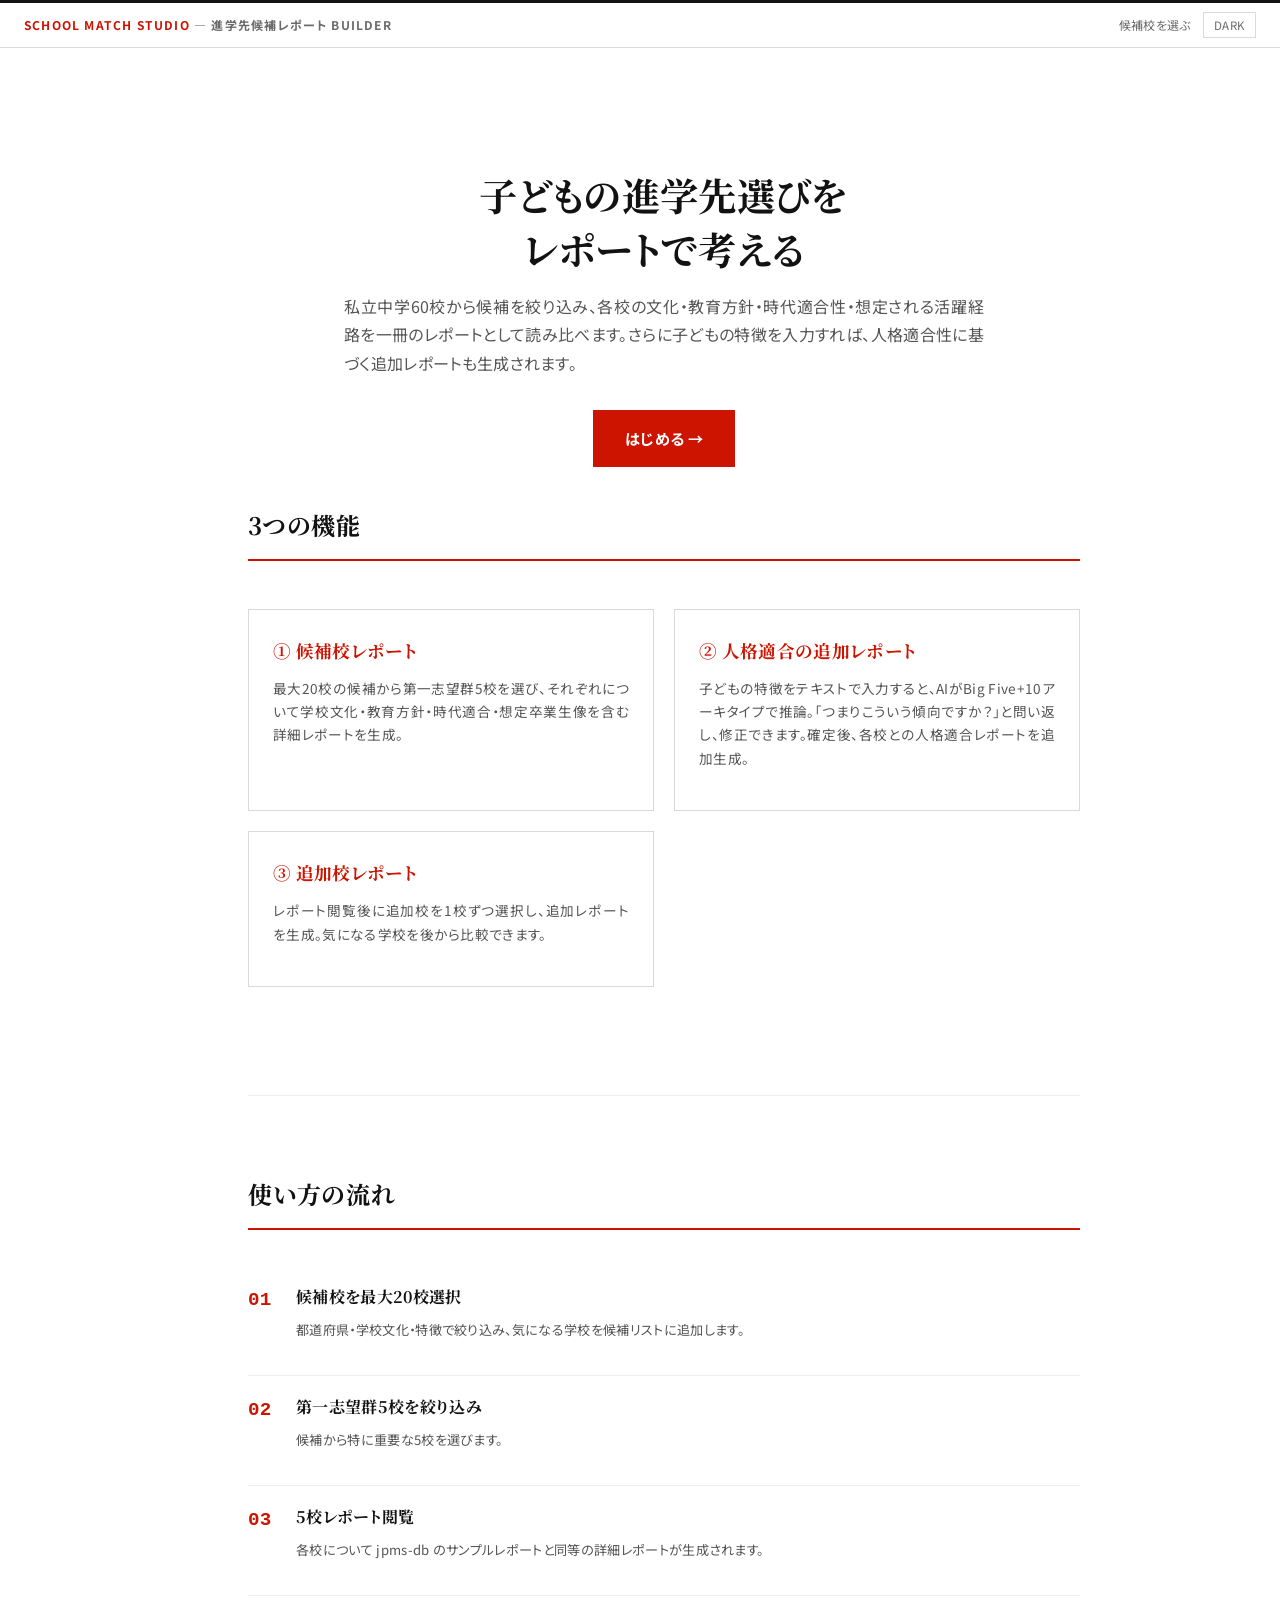
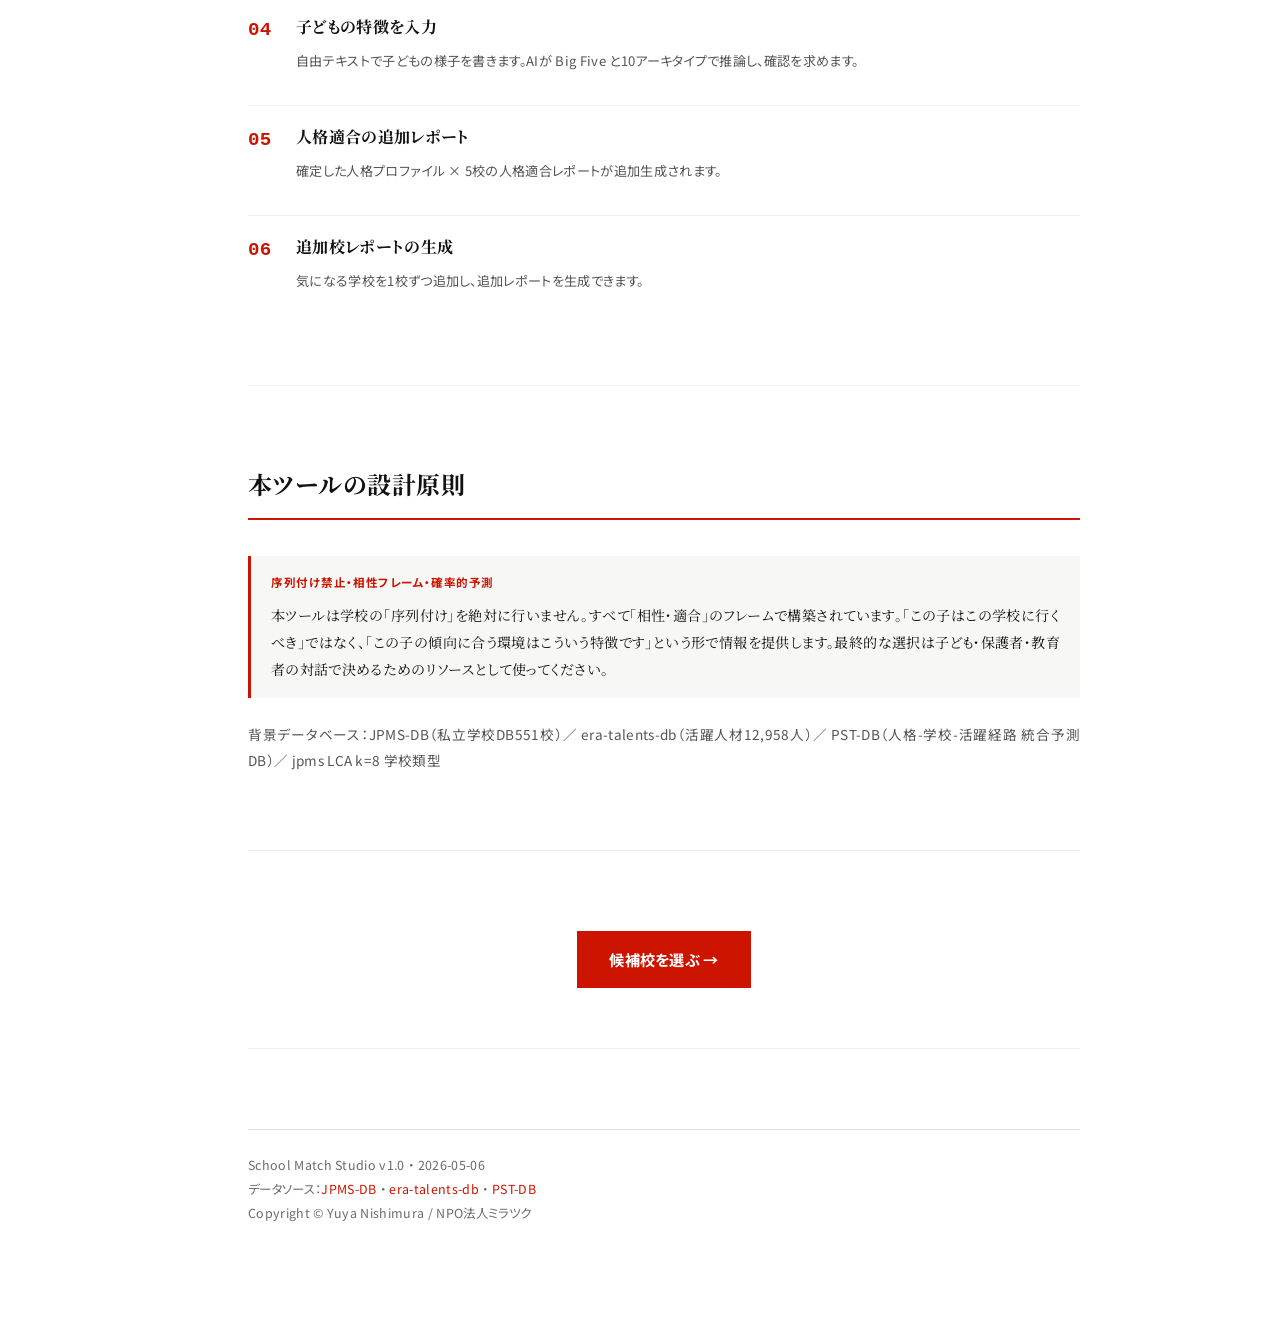
<file: index.html>
<!DOCTYPE html>
<html lang="ja" data-theme="light">
<head>
<meta charset="UTF-8">
<meta name="viewport" content="width=device-width, initial-scale=1.0">
<title>School Match Studio | 進学先候補レポート Builder</title>
<link rel="preconnect" href="https://fonts.googleapis.com">
<link rel="preconnect" href="https://fonts.gstatic.com" crossorigin>
<link href="https://fonts.googleapis.com/css2?family=Noto+Sans+JP:wght@300;400;500;700&family=Noto+Serif+JP:wght@400;600;700&display=swap" rel="stylesheet">
<link rel="stylesheet" href="css/textbook.css">
<style>
.hero { text-align: center; padding: 60px 0 40px; }
.hero h1 { font-size: 2.4rem; margin-bottom: 16px; line-height: 1.4; }
.hero .lead { font-family: var(--font); font-size: 1rem; color: var(--text-secondary); max-width: 640px; margin: 0 auto 32px; line-height: 1.8; }
.cta-button { display: inline-block; background: var(--accent-warm); color: white; padding: 14px 32px; font-family: var(--font); font-weight: 700; font-size: 0.95rem; border: none; cursor: pointer; transition: opacity 0.15s; text-decoration: none; }
.cta-button:hover { opacity: 0.85; text-decoration: none; }
.feature-grid { display: grid; grid-template-columns: repeat(auto-fit, minmax(280px, 1fr)); gap: 20px; margin: 48px 0; }
.feature-card { background: var(--card); border: 1px solid var(--border); padding: 24px; }
.feature-card h3 { font-family: var(--font-serif); font-size: 1.1rem; margin-bottom: 10px; color: var(--accent-warm); }
.feature-card p { font-family: var(--font); font-size: 0.85rem; line-height: 1.7; color: var(--text-secondary); }
.flow-step { display: flex; align-items: flex-start; gap: 16px; padding: 16px 0; border-bottom: 1px solid var(--border-light); }
.flow-step:last-child { border-bottom: none; }
.flow-num { font-family: "SF Mono", monospace; font-size: 1.2rem; font-weight: 700; color: var(--accent-warm); width: 32px; flex-shrink: 0; }
.flow-content h4 { font-family: var(--font-serif); font-size: 1rem; margin-bottom: 6px; }
.flow-content p { font-family: var(--font); font-size: 0.82rem; color: var(--text-secondary); }
</style>
</head>
<body>
<div class="reading-progress" id="readingProgress"></div>
<header class="top-bar">
  <div class="top-bar-brand"><span>School Match Studio</span> — 進学先候補レポート Builder</div>
  <div class="top-bar-actions">
    <a href="pages/select.html" class="back-link">候補校を選ぶ</a>
    <button class="theme-toggle" id="themeToggle" onclick="toggleTheme()">DARK</button>
  </div>
</header>

<div class="book-layout" style="grid-template-columns: 1fr;">
<main class="book-main" style="max-width: 880px; margin: 0 auto;">

<section class="hero">
<h1>子どもの進学先選びを<br>レポートで考える</h1>
<p class="lead">私立中学60校から候補を絞り込み、各校の文化・教育方針・時代適合性・想定される活躍経路を一冊のレポートとして読み比べます。さらに子どもの特徴を入力すれば、人格適合性に基づく追加レポートも生成されます。</p>
<a href="pages/select.html" class="cta-button">はじめる →</a>
</section>

<section class="chapter-section">
<h2 class="chapter-title">3つの機能</h2>

<div class="feature-grid">
<div class="feature-card">
<h3>① 候補校レポート</h3>
<p>最大20校の候補から第一志望群5校を選び、それぞれについて学校文化・教育方針・時代適合・想定卒業生像を含む詳細レポートを生成。</p>
</div>
<div class="feature-card">
<h3>② 人格適合の追加レポート</h3>
<p>子どもの特徴をテキストで入力すると、AIがBig Five+10アーキタイプで推論。「つまりこういう傾向ですか？」と問い返し、修正できます。確定後、各校との人格適合レポートを追加生成。</p>
</div>
<div class="feature-card">
<h3>③ 追加校レポート</h3>
<p>レポート閲覧後に追加校を1校ずつ選択し、追加レポートを生成。気になる学校を後から比較できます。</p>
</div>
</div>
</section>

<section class="chapter-section">
<h2 class="chapter-title">使い方の流れ</h2>

<div class="flow-step">
<div class="flow-num">01</div>
<div class="flow-content">
<h4>候補校を最大20校選択</h4>
<p>都道府県・学校文化・特徴で絞り込み、気になる学校を候補リストに追加します。</p>
</div>
</div>
<div class="flow-step">
<div class="flow-num">02</div>
<div class="flow-content">
<h4>第一志望群5校を絞り込み</h4>
<p>候補から特に重要な5校を選びます。</p>
</div>
</div>
<div class="flow-step">
<div class="flow-num">03</div>
<div class="flow-content">
<h4>5校レポート閲覧</h4>
<p>各校について jpms-db のサンプルレポートと同等の詳細レポートが生成されます。</p>
</div>
</div>
<div class="flow-step">
<div class="flow-num">04</div>
<div class="flow-content">
<h4>子どもの特徴を入力</h4>
<p>自由テキストで子どもの様子を書きます。AIが Big Five と10アーキタイプで推論し、確認を求めます。</p>
</div>
</div>
<div class="flow-step">
<div class="flow-num">05</div>
<div class="flow-content">
<h4>人格適合の追加レポート</h4>
<p>確定した人格プロファイル × 5校の人格適合レポートが追加生成されます。</p>
</div>
</div>
<div class="flow-step">
<div class="flow-num">06</div>
<div class="flow-content">
<h4>追加校レポートの生成</h4>
<p>気になる学校を1校ずつ追加し、追加レポートを生成できます。</p>
</div>
</div>
</section>

<section class="chapter-section">
<h2 class="chapter-title">本ツールの設計原則</h2>

<div class="callout">
<div class="callout-label">序列付け禁止・相性フレーム・確率的予測</div>
<p>本ツールは学校の「序列付け」を絶対に行いません。すべて「相性・適合」のフレームで構築されています。「この子はこの学校に行くべき」ではなく、「この子の傾向に合う環境はこういう特徴です」という形で情報を提供します。最終的な選択は子ども・保護者・教育者の対話で決めるためのリソースとして使ってください。</p>
</div>

<p style="margin-top: 20px; font-family: var(--font); font-size: 0.85rem; color: var(--text-secondary);">背景データベース：JPMS-DB（私立学校DB551校）／ era-talents-db（活躍人材12,958人）／ PST-DB（人格-学校-活躍経路 統合予測DB）／ jpms LCA k=8 学校類型</p>
</section>

<section class="chapter-section" style="text-align: center;">
<a href="pages/select.html" class="cta-button">候補校を選ぶ →</a>
</section>

<div class="book-footer">
School Match Studio v1.0 ・ 2026-05-06<br>
データソース：<a href="https://yuyanishimura0312.github.io/jpms-db/v2/" target="_blank">JPMS-DB</a> ・
<a href="https://yuyanishimura0312.github.io/era-talents-db/" target="_blank">era-talents-db</a> ・
<a href="https://yuyanishimura0312.github.io/persona-school-trajectory-db/" target="_blank">PST-DB</a><br>
Copyright © Yuya Nishimura / NPO法人ミラツク
</div>

</main>
</div>

<script src="css/textbook-init.js"></script>
</body>
</html>
</file>
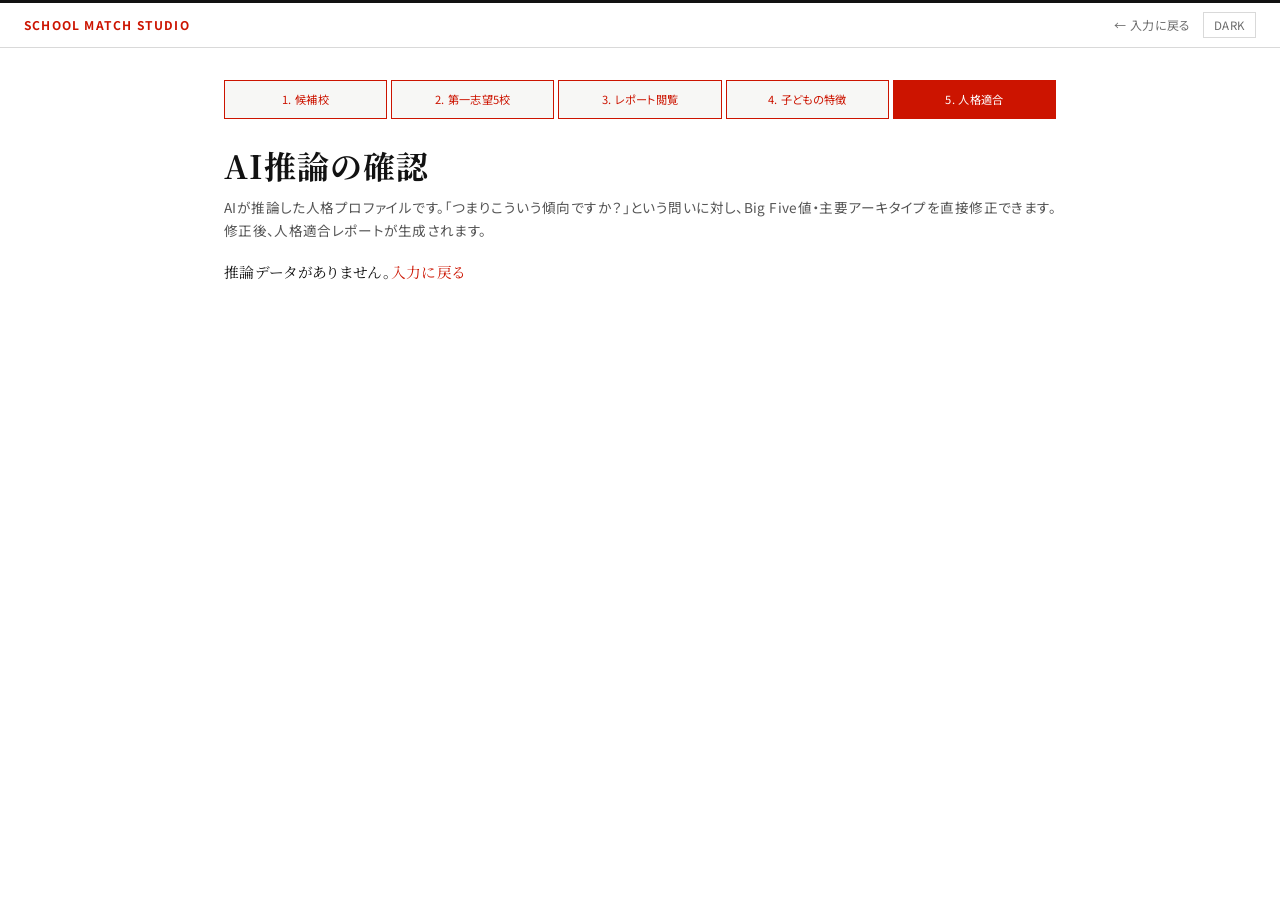
<file: pages/confirm.html>
<!DOCTYPE html>
<html lang="ja" data-theme="light">
<head>
<meta charset="UTF-8">
<meta name="viewport" content="width=device-width, initial-scale=1.0">
<title>AI推論の確認 | School Match Studio</title>
<link href="https://fonts.googleapis.com/css2?family=Noto+Sans+JP:wght@300;400;500;700&family=Noto+Serif+JP:wght@400;600;700&display=swap" rel="stylesheet">
<link rel="stylesheet" href="../css/textbook.css">
<style>
.app-layout { max-width: 880px; margin: 0 auto; padding: 32px 24px 100px; }
.step-indicator { display: flex; gap: 4px; margin-bottom: 24px; }
.step { flex: 1; padding: 8px 12px; font-family: var(--font); font-size: 0.7rem; text-align: center; border: 1px solid var(--border); color: var(--text-muted); background: var(--surface); }
.step.active { background: var(--accent-warm); color: white; border-color: var(--accent-warm); }
.step.done { color: var(--accent-warm); border-color: var(--accent-warm); }

.summary-question { padding: 20px 24px; background: var(--accent-muted); border-left: 3px solid var(--accent-warm); margin: 16px 0; font-family: var(--font-serif); font-size: 1rem; line-height: 1.85; }

.bigfive-grid { display: grid; grid-template-columns: 100px 1fr 60px 80px; gap: 8px 14px; align-items: center; margin: 12px 0; padding: 14px; background: var(--card); border: 1px solid var(--border); }
.bigfive-grid .label { font-family: var(--font); font-size: 0.85rem; font-weight: 700; }
.bigfive-grid .desc { font-family: var(--font); font-size: 0.72rem; color: var(--text-muted); }
.bigfive-grid input[type=range] { width: 100%; }
.bigfive-grid .value { font-family: monospace; text-align: center; font-size: 0.85rem; }
.bigfive-grid .conf { font-family: var(--font); font-size: 0.7rem; color: var(--text-muted); text-align: center; }

.archetype-card-display { padding: 18px 22px; background: var(--card); border: 2px solid var(--accent-warm); margin: 12px 0; }
.archetype-card-display h3 { font-family: var(--font-serif); font-size: 1.1rem; color: var(--accent-warm); }
.archetype-card-display .conf-bar { height: 6px; background: var(--border-light); margin: 8px 0; border-radius: 3px; }
.archetype-card-display .conf-fill { height: 100%; background: var(--accent-warm); }
.archetype-card-display select { padding: 6px 10px; font-family: var(--font); font-size: 0.85rem; border: 1px solid var(--border); background: var(--bg); color: var(--text); width: 100%; margin-top: 8px; }

.alt-block { padding: 12px 16px; background: var(--surface); border-left: 2px solid var(--accent-warm); margin: 8px 0; font-family: var(--font); font-size: 0.82rem; line-height: 1.7; }

.modify-section { margin: 24px 0; padding: 16px 20px; background: var(--surface); border: 1px solid var(--border); }
.modify-section textarea { width: 100%; min-height: 100px; padding: 12px; font-family: var(--font-serif); font-size: 0.92rem; line-height: 1.8; border: 1px solid var(--border); background: var(--bg); color: var(--text); resize: vertical; margin-top: 8px; }

.btn { padding: 12px 24px; font-family: var(--font); font-weight: 600; font-size: 0.85rem; cursor: pointer; border: 1px solid var(--accent-warm); background: var(--bg); color: var(--accent-warm); }
.btn.primary { background: var(--accent-warm); color: white; }
.btn:hover:not(:disabled) { opacity: 0.85; }
.btn:disabled { opacity: 0.4; cursor: not-allowed; }

.bottom-actions { display: flex; gap: 12px; margin-top: 32px; padding: 20px 0; border-top: 1px solid var(--border); }

.loading { display: none; padding: 16px; text-align: center; color: var(--text-muted); font-family: var(--font); font-size: 0.85rem; }
.loading.active { display: block; }
</style>
</head>
<body>
<div class="reading-progress" id="readingProgress"></div>
<header class="top-bar">
  <div class="top-bar-brand"><a href="../index.html" style="color: inherit; text-decoration: none;"><span>School Match Studio</span></a></div>
  <div class="top-bar-actions">
    <a href="personality.html" class="back-link">&#8592; 入力に戻る</a>
    <button class="theme-toggle" id="themeToggle" onclick="toggleTheme()">DARK</button>
  </div>
</header>

<div class="app-layout">

<div class="step-indicator">
  <div class="step done">1. 候補校</div>
  <div class="step done">2. 第一志望5校</div>
  <div class="step done">3. レポート閲覧</div>
  <div class="step done">4. 子どもの特徴</div>
  <div class="step active">5. 人格適合</div>
</div>

<h1 class="book-title" style="margin-bottom: 8px;">AI推論の確認</h1>
<p style="font-family: var(--font); font-size: 0.85rem; color: var(--text-secondary); margin-bottom: 16px; line-height: 1.7;">AIが推論した人格プロファイルです。「つまりこういう傾向ですか？」という問いに対し、Big Five値・主要アーキタイプを直接修正できます。修正後、人格適合レポートが生成されます。</p>

<div id="content"></div>

</div>

<script src="../css/textbook-init.js"></script>
<script src="../js/personality-ai.js"></script>
<script>
const inference = JSON.parse(localStorage.getItem("sms_personality_inference") || "{}");
const ARCHETYPE_NAMES = {
  arch_explorer: "探究者", arch_creator: "創造者", arch_leader: "リーダー型",
  arch_caregiver: "養育者", arch_warrior: "挑戦者", arch_mediator: "調停者",
  arch_craftsman: "職人型", arch_introvert_thinker: "内省思索者",
  arch_social_creator: "社交創造者", arch_steady: "堅実型"
};

if (!inference.summary_question) {
  document.getElementById("content").innerHTML = `<p>推論データがありません。<a href="personality.html">入力に戻る</a></p>`;
} else {
  render();
}

function render() {
  const bf = inference.big_five || {O:50, C:50, E:50, A:50, N:50};
  const conf = inference.big_five_confidence || {};
  const dimensions = [
    {k:"O", label:"開放性", desc:"好奇心・想像力"},
    {k:"C", label:"誠実性", desc:"計画性・責任感"},
    {k:"E", label:"外向性", desc:"社交性・活発さ"},
    {k:"A", label:"協調性", desc:"思いやり・協力"},
    {k:"N", label:"神経症傾向", desc:"不安・情緒不安定"}
  ];

  let html = `
    <h3 class="section-heading">AIの問いかけ</h3>
    <div class="summary-question">${escapeHtml(inference.summary_question || "")}</div>

    <h3 class="section-heading">Big Five 推論値（修正できます）</h3>
    <div class="bigfive-grid">
      ${dimensions.map(d => `
        <div class="label">${d.label}</div>
        <input type="range" min="0" max="100" value="${bf[d.k]||50}" id="bf-${d.k}" oninput="updateBF('${d.k}', this.value)">
        <div class="value" id="bf-val-${d.k}">${bf[d.k]||50}</div>
        <div class="conf">確信度: ${conf[d.k] || "medium"}</div>
        <div class="desc" style="grid-column: 1 / -1; padding-bottom: 6px;">${d.desc}</div>
      `).join("")}
    </div>

    <h3 class="section-heading">主要アーキタイプ</h3>
    <div class="archetype-card-display">
      <h3 id="primary-name">${ARCHETYPE_NAMES[inference.primary_archetype] || inference.primary_archetype}</h3>
      <div style="font-family: var(--font); font-size: 0.78rem; color: var(--text-muted);">確信度: ${(inference.primary_confidence*100).toFixed(0)}%</div>
      <div class="conf-bar"><div class="conf-fill" style="width: ${(inference.primary_confidence*100).toFixed(0)}%"></div></div>
      <div style="font-family: var(--font-serif); font-size: 0.92rem; line-height: 1.8; margin-top: 10px;">${escapeHtml(inference.rationale || "")}</div>
      <label style="font-family: var(--font); font-size: 0.78rem; color: var(--text-muted); margin-top: 12px; display: block;">必要なら修正：</label>
      <select id="primary-select" onchange="updatePrimary(this.value)">
        ${Object.entries(ARCHETYPE_NAMES).map(([k,v])=>`<option value="${k}" ${k===inference.primary_archetype?'selected':''}>${v}</option>`).join("")}
      </select>
    </div>

    ${inference.alternative_interpretations && inference.alternative_interpretations.length > 0 ? `
    <h3 class="section-heading">代替的な解釈</h3>
    ${inference.alternative_interpretations.map(alt=>`<div class="alt-block">${escapeHtml(alt)}</div>`).join("")}
    ` : ""}

    ${inference.uncertainty_note ? `
    <h3 class="section-heading">推論の不確実性</h3>
    <div class="alt-block">${escapeHtml(inference.uncertainty_note)}</div>
    ` : ""}

    <div class="modify-section">
      <h4 style="font-family: var(--font); font-size: 0.85rem; margin-bottom: 6px;">追加の修正指示</h4>
      <p style="font-family: var(--font); font-size: 0.78rem; color: var(--text-muted);">「もっと内向的だと思う」「リーダーシップは控えめ」など、AI推論への修正コメントを書けます（オプション）</p>
      <textarea id="modify-text" placeholder="修正指示を入力..."></textarea>
      <button class="btn" onclick="reanalyze()" style="margin-top: 10px;">修正コメントで再推論</button>
    </div>

    <div class="loading" id="loading">処理中...</div>

    <div class="bottom-actions">
      <a href="personality.html" class="btn">入力に戻る</a>
      <button class="btn primary" onclick="proceed()">この内容で人格適合レポートを生成 →</button>
    </div>`;

  document.getElementById("content").innerHTML = html;
}

function updateBF(k, v) {
  inference.big_five = inference.big_five || {};
  inference.big_five[k] = parseInt(v);
  document.getElementById(`bf-val-${k}`).textContent = v;
  saveInference();
}

function updatePrimary(v) {
  inference.primary_archetype = v;
  document.getElementById("primary-name").textContent = ARCHETYPE_NAMES[v] || v;
  saveInference();
}

function saveInference() {
  localStorage.setItem("sms_personality_inference", JSON.stringify(inference));
}

async function reanalyze() {
  const apiKey = localStorage.getItem("sms_api_key");
  const baseText = localStorage.getItem("sms_personality_text") || "";
  const modifyText = document.getElementById("modify-text").value.trim();
  if (!modifyText) { alert("修正コメントを入力してください"); return; }

  document.getElementById("loading").classList.add("active");
  try {
    const combined = `${baseText}\n\n【保護者からの修正コメント】\n${modifyText}\n\n上記のコメントを反映して、人格プロファイルを再推論してください。`;
    const result = await analyzePersonality(apiKey, combined);
    localStorage.setItem("sms_personality_inference", JSON.stringify(result));
    Object.assign(inference, result);
    render();
  } catch (e) {
    alert("再推論エラー: " + e.message);
  } finally {
    document.getElementById("loading").classList.remove("active");
  }
}

function proceed() {
  saveInference();
  window.location.href = "personalized.html";
}

function escapeHtml(s) {
  return (s||"").replace(/[&<>"']/g, c => ({"&":"&amp;","<":"&lt;",">":"&gt;",'"':"&quot;","'":"&#39;"}[c]));
}
</script>
</body>
</html>
</file>
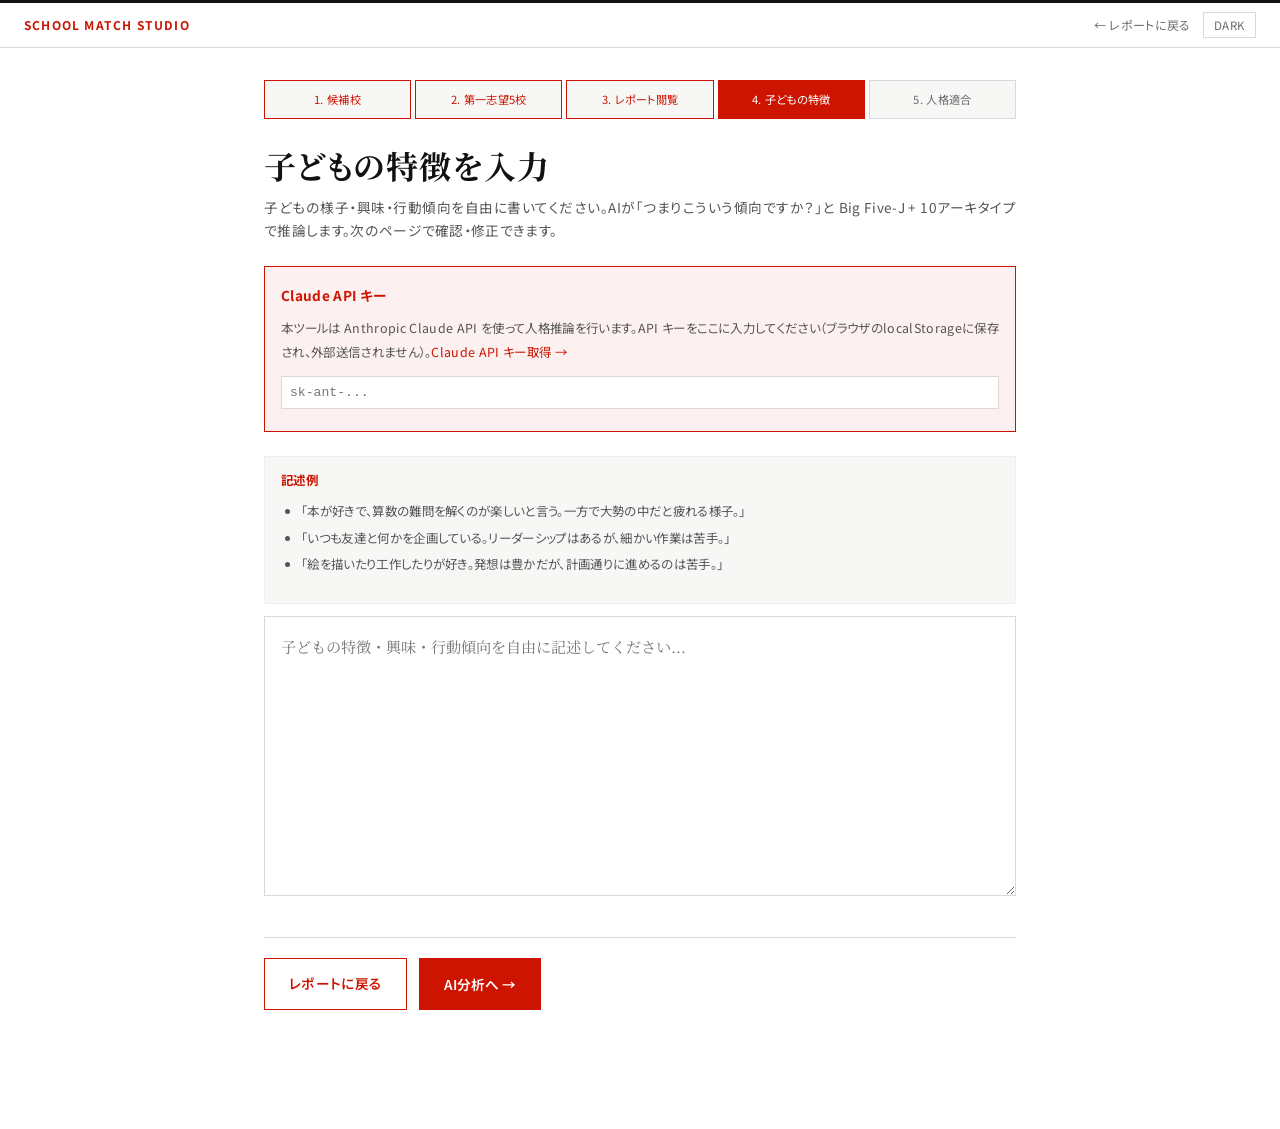
<file: pages/personality.html>
<!DOCTYPE html>
<html lang="ja" data-theme="light">
<head>
<meta charset="UTF-8">
<meta name="viewport" content="width=device-width, initial-scale=1.0">
<title>子どもの特徴を入力 | School Match Studio</title>
<link href="https://fonts.googleapis.com/css2?family=Noto+Sans+JP:wght@300;400;500;700&family=Noto+Serif+JP:wght@400;600;700&display=swap" rel="stylesheet">
<link rel="stylesheet" href="../css/textbook.css">
<style>
.app-layout { max-width: 800px; margin: 0 auto; padding: 32px 24px 100px; }
.step-indicator { display: flex; gap: 4px; margin-bottom: 24px; }
.step { flex: 1; padding: 8px 12px; font-family: var(--font); font-size: 0.7rem; text-align: center; border: 1px solid var(--border); color: var(--text-muted); background: var(--surface); }
.step.active { background: var(--accent-warm); color: white; border-color: var(--accent-warm); }
.step.done { color: var(--accent-warm); border-color: var(--accent-warm); }

.api-key-section { background: var(--accent-muted); border: 1px solid var(--accent-warm); padding: 16px; margin-bottom: 24px; }
.api-key-section h4 { font-family: var(--font); font-size: 0.85rem; color: var(--accent-warm); margin-bottom: 8px; }
.api-key-section p { font-family: var(--font); font-size: 0.78rem; color: var(--text-secondary); margin-bottom: 10px; }
.api-key-section input { width: 100%; padding: 8px; border: 1px solid var(--border); font-family: monospace; font-size: 0.82rem; background: var(--bg); color: var(--text); }
.api-key-section .saved { font-size: 0.72rem; color: #2A6F4D; margin-top: 6px; }

textarea.personality-input { width: 100%; min-height: 280px; padding: 16px; font-family: var(--font-serif); font-size: 0.95rem; line-height: 1.85; border: 1px solid var(--border); background: var(--bg); color: var(--text); resize: vertical; }

.examples { background: var(--surface); border: 1px solid var(--border-light); padding: 12px 16px; margin: 12px 0; }
.examples h5 { font-family: var(--font); font-size: 0.78rem; color: var(--accent-warm); margin-bottom: 8px; }
.examples ul { font-family: var(--font); font-size: 0.78rem; color: var(--text-secondary); padding-left: 20px; line-height: 1.8; }

.btn { padding: 12px 24px; font-family: var(--font); font-weight: 600; font-size: 0.85rem; cursor: pointer; border: 1px solid var(--accent-warm); background: var(--bg); color: var(--accent-warm); text-decoration: none; }
.btn.primary { background: var(--accent-warm); color: white; }
.btn:hover:not(:disabled) { opacity: 0.85; }
.btn:disabled { opacity: 0.4; cursor: not-allowed; }

.bottom-actions { display: flex; gap: 12px; margin-top: 32px; padding: 20px 0; border-top: 1px solid var(--border); }

.loading { display: none; padding: 16px; text-align: center; color: var(--text-muted); font-family: var(--font); font-size: 0.85rem; }
.loading.active { display: block; }

.error-msg { padding: 12px 16px; background: rgba(204,20,0,0.1); border: 1px solid var(--accent-warm); color: var(--accent-warm); font-family: var(--font); font-size: 0.82rem; margin: 12px 0; display: none; }
.error-msg.active { display: block; }
</style>
</head>
<body>
<div class="reading-progress" id="readingProgress"></div>
<header class="top-bar">
  <div class="top-bar-brand"><a href="../index.html" style="color: inherit; text-decoration: none;"><span>School Match Studio</span></a></div>
  <div class="top-bar-actions">
    <a href="reports.html" class="back-link">&#8592; レポートに戻る</a>
    <button class="theme-toggle" id="themeToggle" onclick="toggleTheme()">DARK</button>
  </div>
</header>

<div class="app-layout">

<div class="step-indicator">
  <div class="step done">1. 候補校</div>
  <div class="step done">2. 第一志望5校</div>
  <div class="step done">3. レポート閲覧</div>
  <div class="step active">4. 子どもの特徴</div>
  <div class="step">5. 人格適合</div>
</div>

<h1 class="book-title" style="margin-bottom: 8px;">子どもの特徴を入力</h1>
<p style="font-family: var(--font); font-size: 0.85rem; color: var(--text-secondary); margin-bottom: 24px; line-height: 1.7;">子どもの様子・興味・行動傾向を自由に書いてください。AIが「つまりこういう傾向ですか？」と Big Five-J + 10アーキタイプで推論します。次のページで確認・修正できます。</p>

<div class="api-key-section">
<h4>Claude API キー</h4>
<p>本ツールは Anthropic Claude API を使って人格推論を行います。API キーをここに入力してください（ブラウザのlocalStorageに保存され、外部送信されません）。<a href="https://console.anthropic.com/settings/keys" target="_blank" style="color: var(--accent-warm);">Claude API キー取得 →</a></p>
<input type="password" id="api-key-input" placeholder="sk-ant-..." />
<div class="saved" id="key-saved"></div>
</div>

<div class="examples">
<h5>記述例</h5>
<ul>
<li>「本が好きで、算数の難問を解くのが楽しいと言う。一方で大勢の中だと疲れる様子。」</li>
<li>「いつも友達と何かを企画している。リーダーシップはあるが、細かい作業は苦手。」</li>
<li>「絵を描いたり工作したりが好き。発想は豊かだが、計画通りに進めるのは苦手。」</li>
</ul>
</div>

<textarea class="personality-input" id="personality-text" placeholder="子どもの特徴・興味・行動傾向を自由に記述してください..."></textarea>

<div class="loading" id="loading">AIが人格傾向を分析しています...</div>
<div class="error-msg" id="error-msg"></div>

<div class="bottom-actions">
  <a href="reports.html" class="btn">レポートに戻る</a>
  <button class="btn primary" id="analyze-btn" onclick="analyze()">AI分析へ →</button>
</div>

</div>

<script src="../css/textbook-init.js"></script>
<script src="../js/personality-ai.js"></script>
<script>
const apiKeyInput = document.getElementById("api-key-input");
const savedKey = localStorage.getItem("sms_api_key") || "";
if (savedKey) {
  apiKeyInput.value = savedKey;
  document.getElementById("key-saved").textContent = "✓ APIキー保存済み";
}
apiKeyInput.addEventListener("input", () => {
  localStorage.setItem("sms_api_key", apiKeyInput.value);
  document.getElementById("key-saved").textContent = apiKeyInput.value ? "✓ 保存しました" : "";
});

const textArea = document.getElementById("personality-text");
const savedText = localStorage.getItem("sms_personality_text") || "";
textArea.value = savedText;
textArea.addEventListener("input", () => {
  localStorage.setItem("sms_personality_text", textArea.value);
});

async function analyze() {
  const apiKey = apiKeyInput.value.trim();
  const text = textArea.value.trim();

  if (!apiKey) { showError("Claude API キーを入力してください"); return; }
  if (text.length < 30) { showError("子どもの特徴をもう少し詳しく書いてください（30字以上）"); return; }

  document.getElementById("loading").classList.add("active");
  document.getElementById("error-msg").classList.remove("active");
  document.getElementById("analyze-btn").disabled = true;

  try {
    const result = await analyzePersonality(apiKey, text);
    localStorage.setItem("sms_personality_inference", JSON.stringify(result));
    window.location.href = "confirm.html";
  } catch (e) {
    showError("AI分析エラー: " + e.message);
  } finally {
    document.getElementById("loading").classList.remove("active");
    document.getElementById("analyze-btn").disabled = false;
  }
}

function showError(msg) {
  const el = document.getElementById("error-msg");
  el.textContent = msg;
  el.classList.add("active");
}
</script>
</body>
</html>
</file>
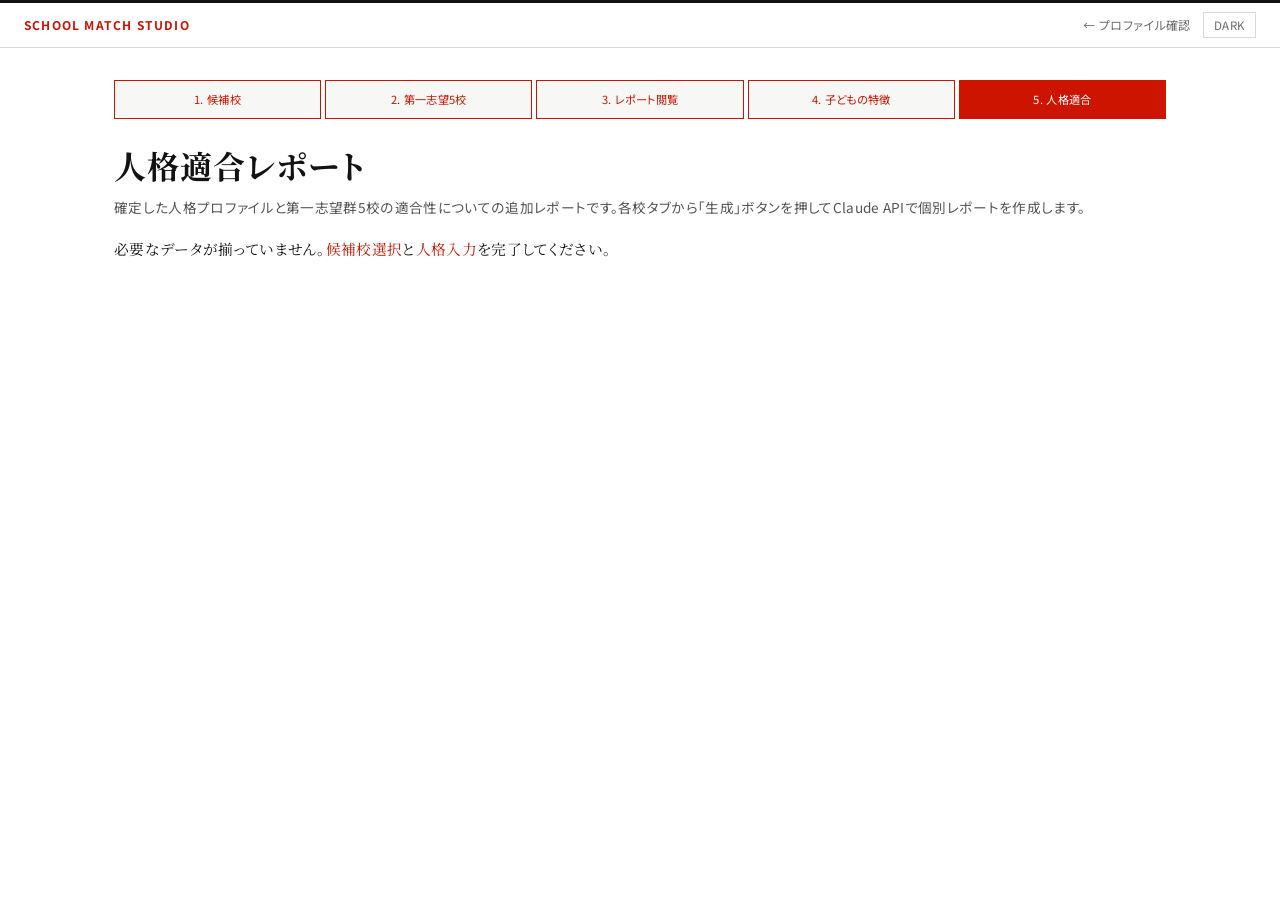
<file: pages/personalized.html>
<!DOCTYPE html>
<html lang="ja" data-theme="light">
<head>
<meta charset="UTF-8">
<meta name="viewport" content="width=device-width, initial-scale=1.0">
<title>人格適合レポート | School Match Studio</title>
<link href="https://fonts.googleapis.com/css2?family=Noto+Sans+JP:wght@300;400;500;700&family=Noto+Serif+JP:wght@400;600;700&display=swap" rel="stylesheet">
<link rel="stylesheet" href="../css/textbook.css">
<link rel="stylesheet" href="../css/benchmark-report.css">
<style>
.app-layout { max-width: 1100px; margin: 0 auto; padding: 32px 24px 100px; }
.step-indicator { display: flex; gap: 4px; margin-bottom: 24px; }
.step { flex: 1; padding: 8px 12px; font-family: var(--font); font-size: 0.7rem; text-align: center; border: 1px solid var(--border); color: var(--text-muted); background: var(--surface); }
.step.active { background: var(--accent-warm); color: white; border-color: var(--accent-warm); }
.step.done { color: var(--accent-warm); border-color: var(--accent-warm); }

.profile-summary { background: var(--accent-muted); border-left: 3px solid var(--accent-warm); padding: 16px 20px; margin: 16px 0; }
.profile-summary h3 { font-family: var(--font-serif); font-size: 1.05rem; margin-bottom: 6px; }
.profile-summary .badges { display: flex; gap: 6px; flex-wrap: wrap; margin: 8px 0; }
.profile-summary .badge { padding: 3px 10px; background: var(--bg); border: 1px solid var(--accent-warm); color: var(--accent-warm); font-family: var(--font); font-size: 0.72rem; }
.profile-summary .bf { font-family: monospace; font-size: 0.78rem; color: var(--text-secondary); margin-top: 6px; }

.school-tabs { display: flex; gap: 4px; margin: 20px 0 0; flex-wrap: wrap; border-bottom: 1px solid var(--border); }
.school-tab { padding: 10px 16px; font-family: var(--font); font-size: 0.82rem; cursor: pointer; border: 1px solid var(--border); border-bottom: none; background: var(--surface); color: var(--text-secondary); }
.school-tab.active { background: var(--bg); color: var(--accent-warm); font-weight: 700; border-bottom: 2px solid var(--accent-warm); margin-bottom: -1px; }
.school-tab .status { font-size: 0.65rem; margin-left: 4px; opacity: 0.7; }

.report-section { display: none; padding: 16px 0; }
.report-section.active { display: block; }
.report-section h3 { font-family: var(--font-serif); font-size: 1.2rem; padding-bottom: 8px; border-bottom: 2px solid var(--accent-warm); margin: 28px 0 14px; }
.report-section h4 { font-family: var(--font); font-weight: 700; font-size: 0.95rem; margin: 16px 0 10px; color: var(--accent-warm); }
.report-section p { font-family: var(--font-serif); font-size: 0.92rem; line-height: 1.85; margin-bottom: 1em; text-align: justify; }

.generate-btn { background: var(--accent-warm); color: white; border: none; padding: 14px 24px; font-family: var(--font); font-weight: 700; cursor: pointer; }
.generate-btn:hover:not(:disabled) { opacity: 0.85; }
.generate-btn:disabled { opacity: 0.4; cursor: not-allowed; }

.loading { display: none; padding: 16px; text-align: center; color: var(--text-muted); font-family: var(--font); font-size: 0.85rem; }
.loading.active { display: block; }

.add-school-section { margin: 32px 0; padding: 20px; background: var(--surface); border: 1px solid var(--border); }
.add-school-section h3 { font-family: var(--font-serif); font-size: 1.05rem; margin-bottom: 8px; }
.add-school-section .controls { display: flex; gap: 8px; align-items: flex-end; flex-wrap: wrap; }
.add-school-section select { padding: 8px 10px; font-family: var(--font); font-size: 0.82rem; border: 1px solid var(--border); background: var(--bg); color: var(--text); flex: 1; min-width: 200px; }

.btn { padding: 10px 18px; font-family: var(--font); font-weight: 600; font-size: 0.82rem; cursor: pointer; border: 1px solid var(--accent-warm); background: var(--bg); color: var(--accent-warm); text-decoration: none; }
.btn.primary { background: var(--accent-warm); color: white; }
.btn:hover:not(:disabled) { opacity: 0.85; }
.btn:disabled { opacity: 0.4; cursor: not-allowed; }
.bottom-actions { display: flex; gap: 12px; margin-top: 32px; padding: 20px 0; border-top: 1px solid var(--border); }

.error-msg { padding: 12px 16px; background: rgba(204,20,0,0.1); border: 1px solid var(--accent-warm); color: var(--accent-warm); font-family: var(--font); font-size: 0.82rem; margin: 12px 0; display: none; }
.error-msg.active { display: block; }

.empty-report { text-align: center; padding: 40px 20px; color: var(--text-muted); font-family: var(--font); font-size: 0.85rem; }
</style>
</head>
<body>
<div class="reading-progress" id="readingProgress"></div>
<header class="top-bar">
  <div class="top-bar-brand"><a href="../index.html" style="color: inherit; text-decoration: none;"><span>School Match Studio</span></a></div>
  <div class="top-bar-actions">
    <a href="confirm.html" class="back-link">&#8592; プロファイル確認</a>
    <button class="theme-toggle" id="themeToggle" onclick="toggleTheme()">DARK</button>
  </div>
</header>

<div class="app-layout">

<div class="step-indicator">
  <div class="step done">1. 候補校</div>
  <div class="step done">2. 第一志望5校</div>
  <div class="step done">3. レポート閲覧</div>
  <div class="step done">4. 子どもの特徴</div>
  <div class="step active">5. 人格適合</div>
</div>

<h1 class="book-title" style="margin-bottom: 8px;">人格適合レポート</h1>
<p style="font-family: var(--font); font-size: 0.85rem; color: var(--text-secondary); margin-bottom: 16px; line-height: 1.7;">確定した人格プロファイルと第一志望群5校の適合性についての追加レポートです。各校タブから「生成」ボタンを押してClaude APIで個別レポートを作成します。</p>

<div id="profile-display"></div>
<div id="content"></div>

</div>

<script src="../css/textbook-init.js"></script>
<script src="../js/personality-ai.js"></script>
<script>
let SCHOOLS = [], FITS = [], EMINENTS = {};
const ARCHETYPE_NAMES = {
  arch_explorer: "探究者", arch_creator: "創造者", arch_leader: "リーダー型",
  arch_caregiver: "養育者", arch_warrior: "挑戦者", arch_mediator: "調停者",
  arch_craftsman: "職人型", arch_introvert_thinker: "内省思索者",
  arch_social_creator: "社交創造者", arch_steady: "堅実型"
};

const sel = JSON.parse(localStorage.getItem("sms_selection") || "{}");
const candidates = sel.candidates || [];
const firstChoices = sel.firstChoices || [];
const inference = JSON.parse(localStorage.getItem("sms_personality_inference") || "{}");
const apiKey = localStorage.getItem("sms_api_key") || "";
const cachedReports = JSON.parse(localStorage.getItem("sms_personalized_reports") || "{}");

if (firstChoices.length === 0 || !inference.primary_archetype) {
  document.getElementById("content").innerHTML = `<p>必要なデータが揃っていません。<a href="select.html">候補校選択</a>と<a href="personality.html">人格入力</a>を完了してください。</p>`;
} else {
  Promise.all([
    fetch("../data/schools.json").then(r=>r.json()),
    fetch("../data/school_archetype_fit.json").then(r=>r.json()),
    fetch("../data/eminent_profiles.json").then(r=>r.json())
  ]).then(([s, f, e]) => {
    SCHOOLS = s; FITS = f; EMINENTS = e;
    renderProfile();
    renderTabs();
    renderAddSection();
  });
}

function renderProfile() {
  const arch = ARCHETYPE_NAMES[inference.primary_archetype];
  const sec = inference.secondary_archetype ? ARCHETYPE_NAMES[inference.secondary_archetype] : null;
  const bf = inference.big_five || {};
  document.getElementById("profile-display").innerHTML = `
    <div class="profile-summary">
      <h3>確定した人格プロファイル</h3>
      <div class="badges">
        <span class="badge">主要：${arch}</span>
        ${sec ? `<span class="badge">副次：${sec}</span>` : ""}
        <span class="badge">確信度 ${(inference.primary_confidence*100).toFixed(0)}%</span>
      </div>
      <div class="bf">Big Five: O=${bf.O||"-"} C=${bf.C||"-"} E=${bf.E||"-"} A=${bf.A||"-"} N=${bf.N||"-"}</div>
    </div>`;
}

function renderTabs() {
  const fcSchools = firstChoices.map(id => SCHOOLS.find(s=>s.id===id)).filter(Boolean);
  let html = `<div class="school-tabs" id="tabs">`;
  fcSchools.forEach((s, i) => {
    const status = cachedReports[s.id] ? "✓" : "未生成";
    html += `<div class="school-tab ${i===0?"active":""}" data-school-id="${s.id}" onclick="switchTab('${s.id}')">${s.school_name}<span class="status">${status}</span></div>`;
  });
  html += `</div>`;
  fcSchools.forEach((s, i) => {
    html += `<div class="report-section ${i===0?"active":""}" data-school-id="${s.id}">${renderReportArea(s)}</div>`;
  });
  document.getElementById("content").innerHTML = html;
}

function renderReportArea(school) {
  const cached = cachedReports[school.id];
  if (cached) {
    return `<h3>${school.school_name} × ${ARCHETYPE_NAMES[inference.primary_archetype]}型 人格適合レポート</h3>
      ${cached}
      <div style="margin-top:16px;">
        <button class="btn" onclick="regenerate('${school.id}')">再生成</button>
      </div>`;
  }
  return `<div class="empty-report">
    <p>${school.school_name}についての人格適合レポートはまだ生成されていません</p>
    <button class="generate-btn" onclick="generate('${school.id}')">この学校のレポートを生成</button>
    <div class="loading" id="loading-${school.id}">Claude が分析中...</div>
    <div class="error-msg" id="error-${school.id}"></div>
  </div>`;
}

function switchTab(id) {
  document.querySelectorAll(".school-tab").forEach(t=>t.classList.remove("active"));
  document.querySelectorAll(".report-section").forEach(s=>s.classList.remove("active"));
  document.querySelector(`.school-tab[data-school-id="${id}"]`).classList.add("active");
  document.querySelector(`.report-section[data-school-id="${id}"]`).classList.add("active");
}

async function generate(schoolId) {
  if (!apiKey) { alert("Claude API キーが必要です。「子どもの特徴」ページで入力してください。"); return; }
  const school = SCHOOLS.find(s=>s.id===schoolId);
  document.getElementById(`loading-${schoolId}`).classList.add("active");
  try {
    const html = await generatePersonalizedReport(apiKey, school, inference.primary_archetype, inference.big_five || {}, FITS, EMINENTS);
    cachedReports[schoolId] = html;
    localStorage.setItem("sms_personalized_reports", JSON.stringify(cachedReports));
    renderTabs();
    switchTab(schoolId);
  } catch (e) {
    document.getElementById(`error-${schoolId}`).textContent = "エラー: " + e.message;
    document.getElementById(`error-${schoolId}`).classList.add("active");
  } finally {
    if (document.getElementById(`loading-${schoolId}`))
      document.getElementById(`loading-${schoolId}`).classList.remove("active");
  }
}

function regenerate(schoolId) {
  delete cachedReports[schoolId];
  localStorage.setItem("sms_personalized_reports", JSON.stringify(cachedReports));
  generate(schoolId);
}

function renderAddSection() {
  // 候補校 - 既にレポート生成済みの校を除いた学校選択
  const existingIds = new Set(firstChoices);
  const available = candidates.filter(id => !existingIds.has(id));
  if (available.length === 0) return;
  const target = document.getElementById("content");
  target.insertAdjacentHTML("beforeend", `
    <div class="add-school-section">
      <h3>追加で1校レポートを生成</h3>
      <p style="font-family: var(--font); font-size: 0.78rem; color: var(--text-secondary);">候補校から1校選んで追加レポートを生成できます</p>
      <div class="controls">
        <select id="add-school-select">
          <option value="">追加する学校を選択</option>
          ${available.map(id => {
            const s = SCHOOLS.find(x=>x.id===id);
            return s ? `<option value="${id}">${s.school_name} (${s.prefecture||""})</option>` : "";
          }).join("")}
        </select>
        <button class="btn primary" onclick="addAndGenerate()">追加生成</button>
      </div>
    </div>
    <div class="bottom-actions">
      <a href="reports.html" class="btn">5校レポートに戻る</a>
      <a href="select.html" class="btn">候補校を再編集</a>
    </div>`);
}

async function addAndGenerate() {
  const select = document.getElementById("add-school-select");
  const id = select.value;
  if (!id) { alert("学校を選択してください"); return; }
  if (!firstChoices.includes(id)) {
    firstChoices.push(id);
    sel.firstChoices = firstChoices;
    localStorage.setItem("sms_selection", JSON.stringify(sel));
  }
  renderTabs();
  renderAddSection();
  switchTab(id);
  generate(id);
}
</script>
</body>
</html>
</file>
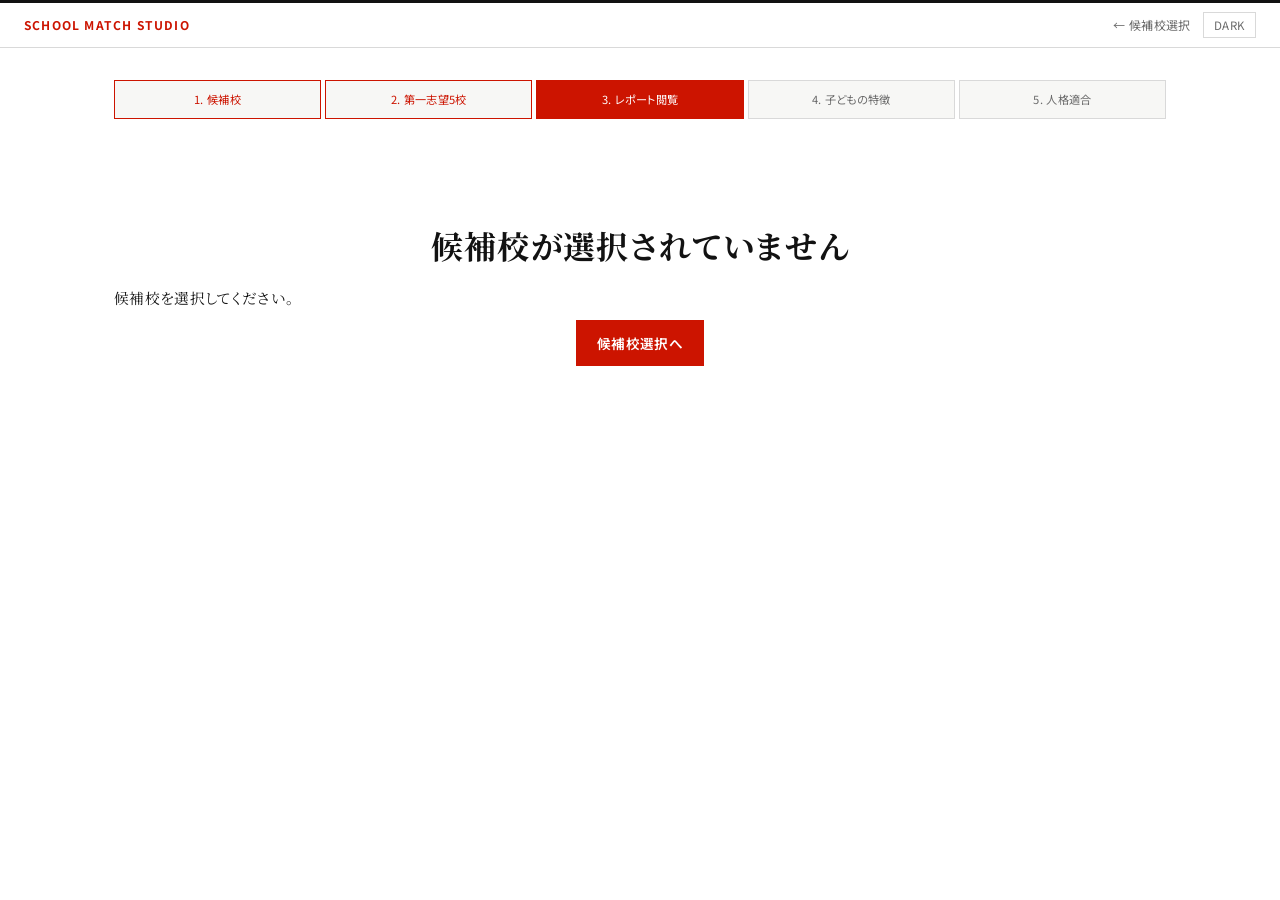
<file: pages/reports.html>
<!DOCTYPE html>
<html lang="ja" data-theme="light">
<head>
<meta charset="UTF-8">
<meta name="viewport" content="width=device-width, initial-scale=1.0">
<title>5校レポート | School Match Studio</title>
<link href="https://fonts.googleapis.com/css2?family=Noto+Sans+JP:wght@300;400;500;700&family=Noto+Serif+JP:wght@400;600;700&display=swap" rel="stylesheet">
<link rel="stylesheet" href="../css/textbook.css">
<link rel="stylesheet" href="../css/benchmark-report.css">
<style>
.app-layout { max-width: 1100px; margin: 0 auto; padding: 32px 24px 100px; }
.step-indicator { display: flex; gap: 4px; margin-bottom: 24px; }
.step { flex: 1; padding: 8px 12px; font-family: var(--font); font-size: 0.7rem; text-align: center; border: 1px solid var(--border); color: var(--text-muted); background: var(--surface); }
.step.active { background: var(--accent-warm); color: white; border-color: var(--accent-warm); }
.step.done { color: var(--accent-warm); border-color: var(--accent-warm); }

.school-tabs { display: flex; gap: 4px; margin-bottom: 16px; flex-wrap: wrap; border-bottom: 1px solid var(--border); }
.school-tab { padding: 10px 16px; font-family: var(--font); font-size: 0.82rem; cursor: pointer; border: 1px solid var(--border); border-bottom: none; background: var(--surface); color: var(--text-secondary); }
.school-tab.active { background: var(--bg); color: var(--accent-warm); font-weight: 700; border-bottom: 2px solid var(--accent-warm); margin-bottom: -1px; }

.report-section { display: none; padding: 16px 0; }
.report-section.active { display: block; }

.report-header { padding: 24px 0; border-bottom: 1px solid var(--border); margin-bottom: 24px; }
.report-header h1 { font-family: var(--font-serif); font-size: 1.8rem; }
.report-header .meta { font-family: var(--font); font-size: 0.78rem; color: var(--text-muted); margin-top: 8px; }

.report-block { margin: 32px 0; }
.report-block h3 { font-family: var(--font-serif); font-size: 1.2rem; padding-bottom: 8px; border-bottom: 2px solid var(--accent-warm); margin-bottom: 14px; }
.report-block h4 { font-family: var(--font); font-weight: 700; font-size: 0.95rem; margin: 16px 0 10px; color: var(--accent-warm); }
.report-block p { font-family: var(--font-serif); font-size: 0.92rem; line-height: 1.85; margin-bottom: 1em; text-align: justify; }

.score-bar-row { display: grid; grid-template-columns: 140px 1fr 60px; gap: 10px; align-items: center; padding: 4px 0; font-family: var(--font); font-size: 0.78rem; }
.score-bar-track { background: var(--border-light); height: 14px; border-radius: 2px; overflow: hidden; }
.score-bar-fill { height: 100%; background: var(--accent-warm); }
.score-bar-row .value { text-align: right; color: var(--text-muted); }

.era-table { width: 100%; border-collapse: collapse; font-size: 0.78rem; font-family: var(--font); margin: 12px 0; }
.era-table th { background: var(--surface); padding: 8px 6px; border: 1px solid var(--border-light); font-weight: 600; }
.era-table td { padding: 8px 6px; border: 1px solid var(--border-light); text-align: center; }
.era-cell.high { background: rgba(204,20,0,0.5); color: white; font-weight: 600; }
.era-cell.mid { background: rgba(204,20,0,0.25); }
.era-cell.low { background: rgba(204,20,0,0.08); }

.bottom-actions { display: flex; gap: 12px; margin-top: 40px; padding: 20px 0; border-top: 1px solid var(--border); }
.btn { padding: 12px 20px; font-family: var(--font); font-weight: 600; font-size: 0.85rem; cursor: pointer; border: 1px solid var(--accent-warm); background: var(--bg); color: var(--accent-warm); text-decoration: none; }
.btn.primary { background: var(--accent-warm); color: white; }
.btn:hover { opacity: 0.85; }

#empty-state { text-align: center; padding: 80px 0; }
</style>
</head>
<body>
<div class="reading-progress" id="readingProgress"></div>
<header class="top-bar">
  <div class="top-bar-brand"><a href="../index.html" style="color: inherit; text-decoration: none;"><span>School Match Studio</span></a></div>
  <div class="top-bar-actions">
    <a href="select.html" class="back-link">&#8592; 候補校選択</a>
    <button class="theme-toggle" id="themeToggle" onclick="toggleTheme()">DARK</button>
  </div>
</header>

<div class="app-layout">

<div class="step-indicator">
  <div class="step done">1. 候補校</div>
  <div class="step done">2. 第一志望5校</div>
  <div class="step active">3. レポート閲覧</div>
  <div class="step">4. 子どもの特徴</div>
  <div class="step">5. 人格適合</div>
</div>

<div id="content"></div>

</div>

<script src="../css/textbook-init.js"></script>
<script src="../js/report-builder.js"></script>
<script>
let SCHOOLS = [], ARCHETYPES = [], FITS = [], ERA_FITS = [], EMINENTS = {}, PATHS = [];
const sel = JSON.parse(localStorage.getItem("sms_selection") || "{}");
const candidates = sel.candidates || [];
const firstChoices = sel.firstChoices || [];

if (firstChoices.length === 0) {
  document.getElementById("content").innerHTML = `
    <div id="empty-state">
      <h1 class="book-title">候補校が選択されていません</h1>
      <p style="margin: 16px 0;">候補校を選択してください。</p>
      <a href="select.html" class="btn primary">候補校選択へ</a>
    </div>`;
} else {
  document.getElementById("content").innerHTML = '<p style="text-align:center;padding:60px;color:var(--text-muted);font-family:var(--font);">レポートデータを読み込んでいます...</p>';
  Promise.all([
    fetch("../data/schools.json").then(r=>r.json()),
    fetch("../data/archetypes.json").then(r=>r.json()),
    fetch("../data/school_archetype_fit.json").then(r=>r.json()),
    fetch("../data/school_era_fit.json").then(r=>r.json()),
    fetch("../data/eminent_profiles.json").then(r=>r.json()),
    fetch("../data/prediction_paths.json").then(r=>r.json()),
    loadReportData()
  ]).then(([s,a,f,ef,em,pp]) => {
    SCHOOLS = s; ARCHETYPES = a; FITS = f; ERA_FITS = ef; EMINENTS = em; PATHS = pp;
    renderReports();
  });
}

function renderReports() {
  const fcSchools = firstChoices.map(id => SCHOOLS.find(s => s.id === id)).filter(Boolean);

  let html = `
    <div class="report-header">
      <h1>第一志望群 ${fcSchools.length}校 レポート</h1>
      <div class="meta">候補 ${candidates.length}校 ・ 第一志望 ${fcSchools.length}校 ・ 生成日 ${new Date().toISOString().slice(0,10)}</div>
    </div>
    <div class="school-tabs" id="tabs"></div>`;

  fcSchools.forEach((s, idx) => {
    html += `<div class="report-section ${idx===0?"active":""}" data-school-id="${s.id}">${buildReport(s)}</div>`;
  });

  html += `
    <div class="bottom-actions">
      <a href="select.html" class="btn">候補校選択に戻る</a>
      <a href="personality.html" class="btn primary">子どもの特徴を入力 →</a>
    </div>`;

  document.getElementById("content").innerHTML = html;
  document.getElementById("tabs").innerHTML = fcSchools.map((s,i)=>
    `<div class="school-tab ${i===0?"active":""}" onclick="switchTab('${s.id}')">${s.school_name}</div>`
  ).join("");
}

function switchTab(id) {
  document.querySelectorAll(".school-tab").forEach(t=>t.classList.remove("active"));
  document.querySelectorAll(".report-section").forEach(s=>s.classList.remove("active"));
  document.querySelectorAll(".school-tab")[firstChoices.indexOf(id)].classList.add("active");
  document.querySelector(`.report-section[data-school-id="${id}"]`).classList.add("active");
  window.scrollTo({top: 0, behavior: 'smooth'});
}
</script>
</body>
</html>
</file>
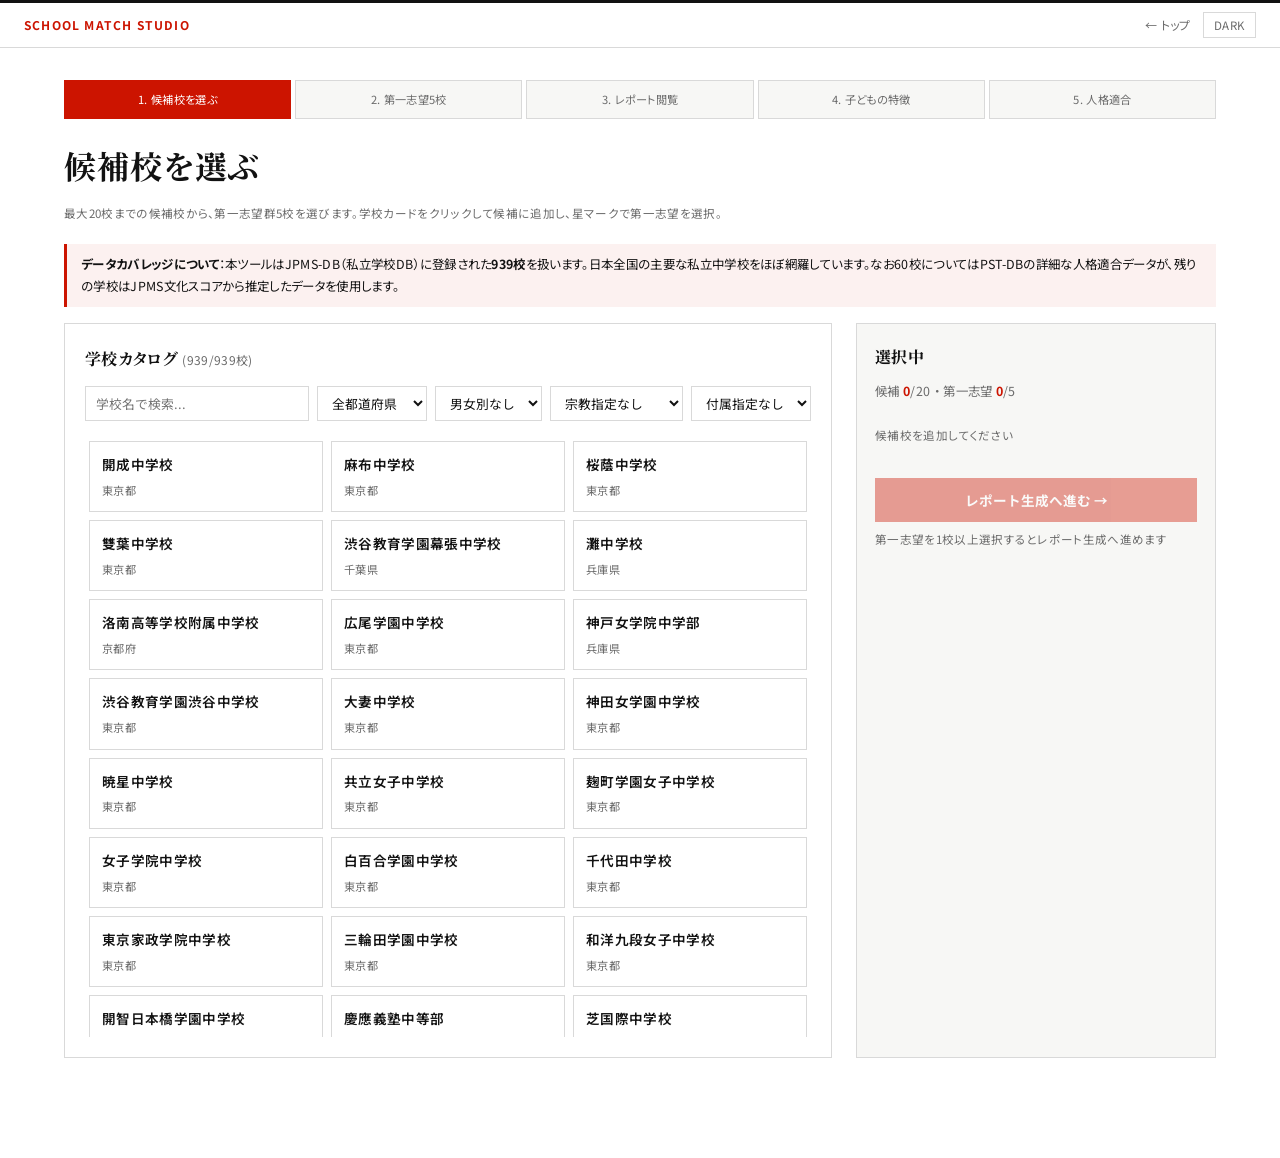
<file: pages/select.html>
<!DOCTYPE html>
<html lang="ja" data-theme="light">
<head>
<meta charset="UTF-8">
<meta name="viewport" content="width=device-width, initial-scale=1.0">
<title>候補校を選ぶ | School Match Studio</title>
<link href="https://fonts.googleapis.com/css2?family=Noto+Sans+JP:wght@300;400;500;700&family=Noto+Serif+JP:wght@400;600;700&display=swap" rel="stylesheet">
<link rel="stylesheet" href="../css/textbook.css">
<style>
.app-layout { max-width: 1200px; margin: 0 auto; padding: 32px 24px 100px; }
.step-indicator { display: flex; gap: 4px; margin-bottom: 24px; }
.step { flex: 1; padding: 8px 12px; font-family: var(--font); font-size: 0.7rem; text-align: center; border: 1px solid var(--border); color: var(--text-muted); background: var(--surface); }
.step.active { background: var(--accent-warm); color: white; border-color: var(--accent-warm); }
.step.done { color: var(--accent-warm); border-color: var(--accent-warm); }

.split-panel { display: grid; grid-template-columns: 1fr 360px; gap: 24px; margin-top: 16px; }
@media (max-width: 768px) { .split-panel { grid-template-columns: 1fr; } }

.school-list { background: var(--card); border: 1px solid var(--border); padding: 20px; }
.school-list h3 { font-family: var(--font-serif); font-size: 1rem; margin-bottom: 12px; }

.filter-bar { display: flex; gap: 8px; margin-bottom: 16px; flex-wrap: wrap; }
.filter-bar input, .filter-bar select { padding: 6px 10px; font-family: var(--font); font-size: 0.8rem; border: 1px solid var(--border); background: var(--bg); color: var(--text); }

.school-grid { display: grid; grid-template-columns: repeat(auto-fill, minmax(180px, 1fr)); gap: 8px; max-height: 600px; overflow-y: auto; padding: 4px; }

.school-card { padding: 10px 12px; border: 1px solid var(--border); background: var(--bg); cursor: pointer; transition: all 0.15s; font-family: var(--font); }
.school-card:hover { border-color: var(--accent-warm); }
.school-card.selected { background: var(--accent-muted); border-color: var(--accent-warm); }
.school-card.first-choice { background: rgba(204,20,0,0.15); border-color: var(--accent-warm); border-width: 2px; }
.school-card .name { font-size: 0.85rem; font-weight: 600; color: var(--text); }
.school-card .meta { font-size: 0.7rem; color: var(--text-muted); margin-top: 2px; }
.school-card .badge-fc { display: inline-block; background: var(--accent-warm); color: white; font-size: 0.6rem; padding: 1px 6px; margin-top: 4px; }

.cart-panel { background: var(--surface); border: 1px solid var(--border); padding: 18px; position: sticky; top: 80px; max-height: calc(100vh - 100px); overflow-y: auto; }
.cart-panel h3 { font-family: var(--font-serif); font-size: 1rem; margin-bottom: 8px; }
.cart-panel .counter { font-family: var(--font); font-size: 0.78rem; color: var(--text-muted); margin-bottom: 14px; }
.cart-panel .counter strong { color: var(--accent-warm); }

.cart-item { padding: 8px 10px; border: 1px solid var(--border-light); background: var(--bg); margin-bottom: 6px; font-family: var(--font); font-size: 0.78rem; display: flex; justify-content: space-between; align-items: center; gap: 8px; }
.cart-item.first-choice { background: var(--accent-muted); border-color: var(--accent-warm); }
.cart-item .actions { display: flex; gap: 4px; flex-shrink: 0; }
.cart-item button { background: none; border: 1px solid var(--border); padding: 2px 6px; cursor: pointer; font-size: 0.7rem; color: var(--text-muted); }
.cart-item button:hover { border-color: var(--accent-warm); color: var(--accent-warm); }
.cart-item button.fc-btn.active { background: var(--accent-warm); color: white; border-color: var(--accent-warm); }

.cta-button { background: var(--accent-warm); color: white; border: none; padding: 12px 20px; font-family: var(--font); font-weight: 700; font-size: 0.85rem; cursor: pointer; width: 100%; margin-top: 12px; }
.cta-button:disabled { opacity: 0.4; cursor: not-allowed; }
.cta-button:hover:not(:disabled) { opacity: 0.85; }

.help-text { font-family: var(--font); font-size: 0.72rem; color: var(--text-muted); padding: 8px 0; line-height: 1.6; }
</style>
</head>
<body>
<div class="reading-progress" id="readingProgress"></div>
<header class="top-bar">
  <div class="top-bar-brand"><a href="../index.html" style="color: inherit; text-decoration: none;"><span>School Match Studio</span></a></div>
  <div class="top-bar-actions">
    <a href="../index.html" class="back-link">&#8592; トップ</a>
    <button class="theme-toggle" id="themeToggle" onclick="toggleTheme()">DARK</button>
  </div>
</header>

<div class="app-layout">

<div class="step-indicator">
  <div class="step active">1. 候補校を選ぶ</div>
  <div class="step">2. 第一志望5校</div>
  <div class="step">3. レポート閲覧</div>
  <div class="step">4. 子どもの特徴</div>
  <div class="step">5. 人格適合</div>
</div>

<h1 class="book-title" style="margin-bottom: 8px;">候補校を選ぶ</h1>
<p class="help-text">最大20校までの候補校から、第一志望群5校を選びます。学校カードをクリックして候補に追加し、星マークで第一志望を選択。</p>
<div style="padding: 10px 14px; background: var(--accent-muted); border-left: 3px solid var(--accent-warm); margin: 12px 0; font-family: var(--font); font-size: 0.78rem; line-height: 1.7;">
<strong>データカバレッジについて</strong>：本ツールはJPMS-DB（私立学校DB）に登録された<strong>939校</strong>を扱います。日本全国の主要な私立中学校をほぼ網羅しています。なお60校についてはPST-DBの詳細な人格適合データが、残りの学校はJPMS文化スコアから推定したデータを使用します。
</div>

<div class="split-panel">
<div class="school-list">
<h3>学校カタログ <span style="font-family:var(--font); font-size:0.75rem; color:var(--text-muted); font-weight:normal;">(<span id="result-count">0</span>/<span id="total-count">0</span>校)</span></h3>
<div class="filter-bar">
  <input type="text" id="search-input" placeholder="学校名で検索..." style="flex: 1; min-width: 180px;">
  <select id="prefecture-filter" style="min-width: 110px;">
    <option value="">全都道府県</option>
  </select>
  <select id="gender-filter" style="min-width: 100px;">
    <option value="">男女別なし</option>
    <option value="boys">男子校</option>
    <option value="girls">女子校</option>
    <option value="coed">共学</option>
  </select>
  <select id="religion-filter" style="min-width: 110px;">
    <option value="">宗教指定なし</option>
    <option value="non_religious">無宗教</option>
    <option value="catholic">カトリック</option>
    <option value="protestant">プロテスタント</option>
    <option value="anglican">聖公会</option>
    <option value="buddhist">仏教</option>
  </select>
  <select id="integrated-filter" style="min-width: 110px;">
    <option value="">付属指定なし</option>
    <option value="attached">大学付属</option>
    <option value="full">完全中高一貫</option>
    <option value="linked">連携型</option>
    <option value="none">独立</option>
  </select>
</div>
<div class="school-grid" id="school-grid"></div>
</div>

<div class="cart-panel">
<h3>選択中</h3>
<div class="counter">候補 <strong id="counter-candidates">0</strong>/20 ・ 第一志望 <strong id="counter-fc">0</strong>/5</div>
<div id="cart-list"></div>
<button class="cta-button" id="proceed-btn" disabled onclick="proceedToReports()">レポート生成へ進む →</button>
<p class="help-text">第一志望を1校以上選択するとレポート生成へ進めます</p>
</div>
</div>

</div>

<script src="../css/textbook-init.js"></script>
<script>
let SCHOOLS = [];
let candidates = []; // school IDs
let firstChoices = []; // school IDs (subset of candidates)

// Load saved state
const saved = JSON.parse(localStorage.getItem("sms_selection") || "{}");
candidates = saved.candidates || [];
firstChoices = saved.firstChoices || [];

fetch("../data/schools.json").then(r => r.json()).then(data => {
  SCHOOLS = data;
  initFilters();
  render();
});

function initFilters() {
  const prefs = [...new Set(SCHOOLS.map(s => s.prefecture).filter(Boolean))].sort();
  const sel = document.getElementById("prefecture-filter");
  prefs.forEach(p => {
    const o = document.createElement("option");
    o.value = p; o.textContent = p; sel.appendChild(o);
  });
  document.getElementById("total-count").textContent = SCHOOLS.length;
  ["search-input","prefecture-filter","gender-filter","religion-filter","integrated-filter"].forEach(id => {
    document.getElementById(id).addEventListener("input", render);
    document.getElementById(id).addEventListener("change", render);
  });
}

function render() {
  const search = document.getElementById("search-input").value.toLowerCase();
  const pref = document.getElementById("prefecture-filter").value;
  const gender = document.getElementById("gender-filter").value;
  const religion = document.getElementById("religion-filter").value;
  const integrated = document.getElementById("integrated-filter").value;
  const filtered = SCHOOLS.filter(s =>
    (!search || s.school_name.toLowerCase().includes(search) || (s.name_kana||"").includes(search)) &&
    (!pref || s.prefecture === pref) &&
    (!gender || s.gender_type === gender) &&
    (!religion || s.religion === religion) &&
    (!integrated || s.integrated_type === integrated)
  );
  document.getElementById("result-count").textContent = filtered.length;

  document.getElementById("school-grid").innerHTML = filtered.map(s => {
    const isCandidate = candidates.includes(s.id);
    const isFC = firstChoices.includes(s.id);
    return `<div class="school-card ${isCandidate ? "selected" : ""} ${isFC ? "first-choice" : ""}" onclick="toggleSchool('${s.id}')">
      <div class="name">${s.school_name}</div>
      <div class="meta">${s.prefecture || ""}</div>
      ${isFC ? '<div class="badge-fc">第一志望</div>' : ""}
    </div>`;
  }).join("");

  document.getElementById("counter-candidates").textContent = candidates.length;
  document.getElementById("counter-fc").textContent = firstChoices.length;

  // Cart list
  document.getElementById("cart-list").innerHTML = candidates.map(id => {
    const s = SCHOOLS.find(x => x.id === id);
    if (!s) return "";
    const isFC = firstChoices.includes(id);
    return `<div class="cart-item ${isFC ? "first-choice" : ""}">
      <span>${s.school_name}<small style="color:var(--text-muted); margin-left:4px;">${s.prefecture||""}</small></span>
      <div class="actions">
        <button class="fc-btn ${isFC ? "active" : ""}" onclick="toggleFC('${id}'); event.stopPropagation();" title="第一志望">★</button>
        <button onclick="removeSchool('${id}'); event.stopPropagation();" title="削除">✕</button>
      </div>
    </div>`;
  }).join("") || '<p class="help-text">候補校を追加してください</p>';

  document.getElementById("proceed-btn").disabled = firstChoices.length === 0;
}

function toggleSchool(id) {
  const idx = candidates.indexOf(id);
  if (idx >= 0) {
    candidates.splice(idx, 1);
    const fIdx = firstChoices.indexOf(id);
    if (fIdx >= 0) firstChoices.splice(fIdx, 1);
  } else {
    if (candidates.length >= 20) {
      alert("候補校は最大20校までです");
      return;
    }
    candidates.push(id);
  }
  saveState();
  render();
}

function toggleFC(id) {
  const idx = firstChoices.indexOf(id);
  if (idx >= 0) {
    firstChoices.splice(idx, 1);
  } else {
    if (firstChoices.length >= 5) {
      alert("第一志望は最大5校までです");
      return;
    }
    firstChoices.push(id);
  }
  saveState();
  render();
}

function removeSchool(id) {
  toggleSchool(id);
}

function saveState() {
  localStorage.setItem("sms_selection", JSON.stringify({candidates, firstChoices}));
}

function proceedToReports() {
  if (firstChoices.length === 0) return;
  window.location.href = "reports.html";
}
</script>
</body>
</html>
</file>
<file: css/textbook.css>
/*
 * miratuku-news-v2 textbook.html style system
 * 赤白CI / White background, 赤白CI accent (#CC1400), Noto Sans JP + Serif JP
 *
 * 共通DB構築デザイン基盤として使用。light/darkトグル対応。
 */

:root {
  --bg: #FFFFFF;
  --card: #FFFFFF;
  --card-hover: #F7F7F5;
  --accent: #121212;
  --accent-soft: #555555;
  --accent-light: #F7F7F5;
  --accent-warm: #CC1400;
  --accent-warm-soft: #B01200;
  --accent-muted: rgba(204,20,0,0.06);
  --text: #121212;
  --text-secondary: #555555;
  --text-muted: #6B6B6B;
  --border: #D9D9D9;
  --border-light: #EEEEEE;
  --highlight: #CC1400;
  --surface: #F7F7F5;
  --font: "Noto Sans JP", "Hiragino Sans", -apple-system, sans-serif;
  --font-serif: "Noto Serif JP", "Hiragino Mincho ProN", Georgia, serif;
  --shadow-sm: 0 1px 3px rgba(0,0,0,0.05);
  --shadow-md: 0 2px 8px rgba(0,0,0,0.08);
}

[data-theme="dark"] {
  --bg: #121212;
  --card: #1A1A1A;
  --card-hover: #222222;
  --accent: #E0E0E0;
  --accent-soft: #999999;
  --accent-warm: #FF4030;
  --accent-light: #1A1A1A;
  --accent-muted: rgba(255,64,48,0.10);
  --text: #E0E0E0;
  --text-secondary: #AAAAAA;
  --text-muted: #8A8A8A;
  --border: #333333;
  --border-light: #2A2A2A;
  --highlight: #FF4030;
  --surface: #1A1A1A;
  --shadow-sm: 0 1px 3px rgba(0,0,0,0.3);
  --shadow-md: 0 2px 8px rgba(0,0,0,0.4);
}

*, *::before, *::after { box-sizing: border-box; margin: 0; padding: 0; }
html { font-size: 16px; scroll-behavior: smooth; -webkit-font-smoothing: antialiased; }

body {
  font-family: var(--font-serif);
  color: var(--text);
  background: var(--bg);
  line-height: 1.9;
  letter-spacing: 0.02em;
  font-feature-settings: "palt";
  min-height: 100vh;
  transition: background 0.2s, color 0.2s;
}

a { color: var(--accent-warm); text-decoration: none; }
a:hover { text-decoration: underline; }

/* === Top Bar === */
.top-bar {
  background: var(--bg);
  border-top: 3px solid var(--accent);
  border-bottom: 1px solid var(--border);
  padding: 0 24px;
  display: flex;
  align-items: center;
  justify-content: space-between;
  height: 48px;
  position: sticky;
  top: 0;
  z-index: 100;
}
.top-bar-brand {
  font-family: var(--font);
  font-size: 0.75rem;
  font-weight: 700;
  letter-spacing: 0.1em;
  text-transform: uppercase;
  color: var(--text-muted);
}
.top-bar-brand span { color: var(--accent-warm); }
.top-bar-actions {
  display: flex;
  align-items: center;
  gap: 12px;
}
.back-link {
  font-family: var(--font);
  font-size: 0.75rem;
  color: var(--text-muted);
  text-decoration: none;
}
.back-link:hover { color: var(--accent-warm); text-decoration: none; }
.theme-toggle {
  background: none;
  border: 1px solid var(--border);
  color: var(--text-muted);
  cursor: pointer;
  padding: 4px 10px;
  font-size: 0.72rem;
  font-family: var(--font);
  letter-spacing: 0.05em;
  transition: all 0.2s;
}
.theme-toggle:hover { border-color: var(--accent-warm); color: var(--accent-warm); }

/* === Book Layout === */
.book-layout {
  display: grid;
  grid-template-columns: 220px 1fr;
  max-width: 1100px;
  margin: 0 auto;
  padding: 0 24px;
  gap: 0;
}

.toc-sidebar {
  position: sticky;
  top: 48px;
  height: calc(100vh - 48px);
  overflow-y: auto;
  padding: 40px 24px 40px 0;
  border-right: 1px solid var(--border-light);
}
.toc-sidebar::-webkit-scrollbar { width: 4px; }
.toc-sidebar::-webkit-scrollbar-thumb { background: var(--border); }
.toc-label {
  font-family: var(--font);
  font-size: 0.65rem;
  font-weight: 700;
  letter-spacing: 0.12em;
  text-transform: uppercase;
  color: var(--text-muted);
  margin-bottom: 16px;
}
.toc-list {
  list-style: none;
  display: flex;
  flex-direction: column;
  gap: 2px;
}
.toc-list li a {
  display: flex;
  align-items: baseline;
  gap: 8px;
  font-family: var(--font);
  font-size: 0.72rem;
  color: var(--text-secondary);
  padding: 5px 8px 5px 0;
  transition: color 0.15s;
  line-height: 1.4;
}
.toc-list li a:hover { color: var(--accent-warm); text-decoration: none; }
.toc-num {
  font-family: "SF Mono", "Fira Code", monospace;
  font-size: 0.65rem;
  color: var(--accent-warm);
  min-width: 20px;
  flex-shrink: 0;
}

.book-main {
  padding: 60px 0 100px 48px;
  max-width: 740px;
}

/* === Book Header === */
.book-header {
  margin-bottom: 64px;
  padding-bottom: 48px;
  border-bottom: 1px solid var(--border);
}
.book-db-tags {
  display: flex;
  gap: 8px;
  margin-bottom: 24px;
  flex-wrap: wrap;
}
.db-tag {
  font-family: var(--font);
  font-size: 0.65rem;
  font-weight: 700;
  letter-spacing: 0.08em;
  padding: 3px 8px;
  border: 1px solid var(--border);
  color: var(--text-muted);
}
.db-tag.primary { border-color: var(--accent-warm); color: var(--accent-warm); }
.book-title {
  font-family: var(--font-serif);
  font-size: 2rem;
  font-weight: 700;
  line-height: 1.4;
  letter-spacing: 0.03em;
  color: var(--text);
  margin-bottom: 16px;
}
.book-subtitle {
  font-family: var(--font);
  font-size: 0.88rem;
  color: var(--text-secondary);
  line-height: 1.7;
  margin-bottom: 28px;
  font-weight: 400;
}
.book-meta {
  display: flex;
  gap: 24px;
  align-items: center;
  flex-wrap: wrap;
}
.book-author {
  font-family: var(--font);
  font-size: 0.82rem;
  color: var(--text);
  font-weight: 500;
}
.book-date {
  font-family: var(--font);
  font-size: 0.78rem;
  color: var(--text-muted);
}
.book-metrics {
  display: flex;
  gap: 20px;
  margin-top: 24px;
  flex-wrap: wrap;
}
.metric-item {
  font-family: var(--font);
  font-size: 0.75rem;
  color: var(--text-muted);
}
.metric-item strong { color: var(--text); font-weight: 600; }

/* === Chapter / Section === */
.chapter-section {
  margin-bottom: 80px;
  padding-bottom: 60px;
  border-bottom: 1px solid var(--border-light);
}
.chapter-section:last-child { border-bottom: none; }
.chapter-number-label {
  font-family: var(--font);
  font-size: 0.65rem;
  font-weight: 700;
  letter-spacing: 0.15em;
  text-transform: uppercase;
  color: var(--accent-warm);
  margin-bottom: 12px;
}
.chapter-title {
  font-family: var(--font-serif);
  font-size: 1.5rem;
  font-weight: 700;
  line-height: 1.5;
  letter-spacing: 0.02em;
  color: var(--text);
  margin-bottom: 36px;
  padding-bottom: 16px;
  border-bottom: 2px solid var(--accent-warm);
}
.section-heading {
  font-family: var(--font-serif);
  font-size: 1.08rem;
  font-weight: 600;
  color: var(--text);
  margin: 40px 0 16px;
  line-height: 1.6;
  letter-spacing: 0.02em;
}
.subsection-heading {
  font-family: var(--font);
  font-size: 0.9rem;
  font-weight: 600;
  color: var(--text-secondary);
  margin: 28px 0 12px;
  letter-spacing: 0.03em;
}

p {
  font-size: 0.92rem;
  line-height: 1.9;
  text-align: justify;
  margin-bottom: 1.2em;
  color: var(--text);
}
strong { font-weight: 700; }
em { font-style: italic; }

ul, ol {
  font-size: 0.92rem;
  padding-left: 1.8em;
  margin-bottom: 1.2em;
  line-height: 1.9;
}
li { margin-bottom: 4px; }

/* === Tables === */
table {
  width: 100%;
  border-collapse: collapse;
  margin: 24px 0;
  font-size: 0.85rem;
}
th {
  background: var(--surface);
  font-family: var(--font);
  font-weight: 600;
  font-size: 0.78rem;
  padding: 10px 14px;
  border: 1px solid var(--border);
  text-align: left;
  letter-spacing: 0.03em;
  color: var(--text);
}
td {
  padding: 10px 14px;
  border: 1px solid var(--border-light);
  vertical-align: top;
}
tr:nth-child(even) td { background: var(--surface); }

/* === Components === */
blockquote {
  border-left: 3px solid var(--border);
  padding: 12px 20px;
  margin: 20px 0;
  color: var(--text-secondary);
  font-style: italic;
  font-size: 0.9rem;
}

.epigraph {
  font-style: italic;
  font-size: 0.9rem;
  color: var(--text-muted);
  border-left: 3px solid var(--accent-warm);
  padding: 12px 20px;
  margin: 24px 0 32px;
  line-height: 1.7;
}
.epigraph .attribution {
  display: block;
  margin-top: 8px;
  font-style: normal;
  font-size: 0.78rem;
  color: var(--text-muted);
}

.callout, .callout-person, .callout-concept, .callout-case, .callout-data {
  background: var(--surface);
  border-left: 3px solid var(--accent-warm);
  padding: 16px 20px;
  margin: 24px 0;
}
.callout-label, .callout-title {
  font-family: var(--font);
  font-size: 0.72rem;
  font-weight: 700;
  letter-spacing: 0.05em;
  color: var(--accent-warm);
  margin-bottom: 8px;
  display: block;
}
.callout p, .callout-person p, .callout-concept p, .callout-case p, .callout-data p {
  font-size: 0.88rem;
  margin-bottom: 0.6em;
}
.callout p:last-child, .callout-person p:last-child, .callout-concept p:last-child,
.callout-case p:last-child, .callout-data p:last-child { margin-bottom: 0; }

.pullquote, .pull-quote {
  font-family: var(--font-serif);
  font-size: 1.1rem;
  font-weight: 600;
  line-height: 1.6;
  color: var(--accent-warm);
  text-align: center;
  padding: 24px 32px;
  margin: 32px 0;
  border-top: 1px solid var(--border);
  border-bottom: 1px solid var(--border);
}

.insight-box {
  background: var(--accent-muted);
  border: 1px solid var(--accent-warm);
  padding: 20px 24px;
  margin: 24px 0;
}
.insight-box-label {
  font-family: var(--font);
  font-size: 0.65rem;
  font-weight: 700;
  letter-spacing: 0.1em;
  text-transform: uppercase;
  color: var(--accent-warm);
  margin-bottom: 10px;
}
.insight-box p {
  font-size: 0.88rem;
  margin-bottom: 0.6em;
}
.insight-box p:last-child { margin-bottom: 0; }

.case-study {
  border: 1px solid var(--border);
  padding: 20px 24px;
  margin: 24px 0;
  background: var(--card);
}
.case-study-label {
  font-family: var(--font);
  font-size: 0.65rem;
  font-weight: 700;
  letter-spacing: 0.1em;
  text-transform: uppercase;
  color: var(--text-muted);
  margin-bottom: 8px;
}
.case-study p { font-size: 0.88rem; }

.summary-box {
  background: var(--surface);
  border: 1px solid var(--border);
  padding: 20px 24px;
  margin: 32px 0;
}
.summary-box h4 {
  font-family: var(--font);
  font-size: 0.78rem;
  font-weight: 700;
  color: var(--text-secondary);
  letter-spacing: 0.06em;
  text-transform: uppercase;
  margin-bottom: 12px;
}
.summary-box ul, .summary-box ol {
  font-size: 0.88rem;
  padding-left: 1.4em;
}
.summary-box li { margin-bottom: 6px; }

.chapter-divider {
  border: none;
  border-top: 1px solid var(--border-light);
  margin: 40px 0;
}

.reading-progress {
  position: fixed;
  top: 51px;
  left: 0;
  height: 2px;
  background: var(--accent-warm);
  width: 0%;
  z-index: 99;
  transition: width 0.1s;
}

/* === Stats / Cards (DB dashboards) === */
.stat-grid {
  display: grid;
  grid-template-columns: repeat(auto-fit, minmax(160px, 1fr));
  gap: 16px;
  margin: 24px 0 40px;
}
.stat-card {
  background: var(--card);
  border: 1px solid var(--border);
  padding: 18px 20px;
}
.stat-card .label {
  font-family: var(--font);
  font-size: 0.65rem;
  font-weight: 700;
  letter-spacing: 0.08em;
  text-transform: uppercase;
  color: var(--text-muted);
  margin-bottom: 6px;
}
.stat-card .value {
  font-family: var(--font-serif);
  font-size: 1.5rem;
  font-weight: 700;
  color: var(--accent-warm);
}
.stat-card .desc {
  font-family: var(--font);
  font-size: 0.72rem;
  color: var(--text-muted);
  margin-top: 4px;
}

.card-grid {
  display: grid;
  grid-template-columns: repeat(auto-fit, minmax(280px, 1fr));
  gap: 16px;
  margin: 24px 0;
}
.card {
  background: var(--card);
  border: 1px solid var(--border);
  padding: 20px 22px;
  transition: border-color 0.15s, background 0.15s;
}
.card:hover { border-color: var(--accent-warm); background: var(--card-hover); }
.card a { color: var(--text); text-decoration: none; }
.card h3 {
  font-family: var(--font-serif);
  font-size: 1.0rem;
  font-weight: 700;
  margin-bottom: 8px;
  color: var(--text);
}
.card .desc {
  font-family: var(--font);
  font-size: 0.78rem;
  color: var(--text-secondary);
  line-height: 1.7;
}

/* === Tabs === */
nav.tabs {
  display: flex;
  gap: 0;
  border-bottom: 1px solid var(--border);
  margin-bottom: 28px;
  flex-wrap: wrap;
}
nav.tabs button {
  background: transparent;
  border: none;
  border-bottom: 2px solid transparent;
  color: var(--text-muted);
  font-family: var(--font);
  font-size: 0.78rem;
  letter-spacing: 0.03em;
  padding: 10px 14px;
  cursor: pointer;
  transition: all 0.15s;
}
nav.tabs button:hover { color: var(--text); }
nav.tabs button.active {
  color: var(--accent-warm);
  border-bottom-color: var(--accent-warm);
  font-weight: 700;
}

.section { display: none; }
.section.active { display: block; }

/* === Filters === */
.filters {
  display: flex;
  gap: 12px;
  margin-bottom: 16px;
  flex-wrap: wrap;
  align-items: center;
}
.filters label {
  font-family: var(--font);
  font-size: 0.75rem;
  color: var(--text-muted);
  display: flex;
  align-items: center;
  gap: 6px;
}
select, input {
  background: var(--card);
  color: var(--text);
  border: 1px solid var(--border);
  padding: 6px 10px;
  font-family: var(--font);
  font-size: 0.78rem;
}
select:focus, input:focus { outline: none; border-color: var(--accent-warm); }

/* === Heatmap (DB-specific) === */
.heatmap {
  border: 1px solid var(--border);
  margin: 16px 0;
  background: var(--card);
  font-family: var(--font);
  font-size: 0.7rem;
}
.heatmap-row {
  display: grid;
  grid-template-columns: 180px repeat(9, 1fr);
  border-bottom: 1px solid var(--border-light);
}
.heatmap-row:last-child { border-bottom: none; }
.heatmap-row.header {
  background: var(--surface);
  font-weight: 700;
  font-size: 0.65rem;
  letter-spacing: 0.05em;
  color: var(--text-secondary);
}
.heatmap-cell {
  padding: 8px 6px;
  border-right: 1px solid var(--border-light);
  text-align: center;
}
.heatmap-cell:last-child { border-right: none; }
.heatmap-cell.label {
  text-align: left;
  font-family: var(--font-serif);
  font-size: 0.75rem;
  color: var(--text);
}
.heatmap-cell.score-1 { background: rgba(204,20,0,0.05); }
.heatmap-cell.score-2 { background: rgba(204,20,0,0.10); }
.heatmap-cell.score-3 { background: rgba(204,20,0,0.18); }
.heatmap-cell.score-4 { background: rgba(204,20,0,0.28); }
.heatmap-cell.score-5 { background: rgba(204,20,0,0.40); color: white; }
.heatmap-cell.score-6 { background: rgba(204,20,0,0.55); color: white; }
.heatmap-cell.score-7 { background: rgba(204,20,0,0.70); color: white; }
.heatmap-cell.score-8 { background: rgba(204,20,0,0.82); color: white; font-weight: 600; }
.heatmap-cell.score-9 { background: rgba(204,20,0,0.92); color: white; font-weight: 700; }
.heatmap-cell.score-10 { background: var(--accent-warm); color: white; font-weight: 700; }
.heatmap-cell.future { border-left: 2px solid var(--accent-warm); }

/* === Bar chart === */
.bar-chart { margin: 16px 0 24px; }
.bar-row {
  display: grid;
  grid-template-columns: 140px 1fr 70px;
  align-items: center;
  gap: 12px;
  padding: 5px 0;
  font-family: var(--font);
  font-size: 0.78rem;
}
.bar-row .label { color: var(--text); }
.bar-row .bar-track {
  background: var(--surface);
  height: 14px;
  border: 1px solid var(--border-light);
}
.bar-row .bar-fill {
  height: 100%;
  background: var(--accent-warm);
}
.bar-row .value {
  color: var(--text-muted);
  text-align: right;
  font-size: 0.72rem;
}

/* === Badges === */
.badge {
  display: inline-block;
  padding: 2px 8px;
  font-family: var(--font);
  font-size: 0.65rem;
  font-weight: 600;
  letter-spacing: 0.05em;
  border: 1px solid var(--border);
  color: var(--text-muted);
  margin-right: 4px;
}
.badge.warm {
  border-color: var(--accent-warm);
  color: var(--accent-warm);
}
.badge.muted { color: var(--text-muted); }

/* === List items === */
.list-item {
  padding: 14px 0;
  border-bottom: 1px solid var(--border-light);
}
.list-item:last-child { border-bottom: none; }
.list-item .title {
  font-family: var(--font-serif);
  font-weight: 600;
  font-size: 0.95rem;
  color: var(--text);
}
.list-item .meta {
  color: var(--text-muted);
  font-size: 0.72rem;
  font-family: var(--font);
  margin: 4px 0 6px;
}
.list-item .body {
  color: var(--text);
  font-size: 0.82rem;
  line-height: 1.7;
}

/* === Footer === */
.book-footer {
  border-top: 1px solid var(--border);
  padding-top: 24px;
  margin-top: 64px;
  color: var(--text-muted);
  font-size: 0.78rem;
  font-family: var(--font);
}
.book-footer a { color: var(--accent-warm); }

@media (max-width: 768px) {
  .book-layout { grid-template-columns: 1fr; }
  .toc-sidebar { display: none; }
  .book-main { padding: 40px 0 80px 0; }
  .book-title { font-size: 1.5rem; }
  .heatmap-row { grid-template-columns: 100px repeat(9, 1fr); font-size: 0.6rem; }
}
@media print {
  .top-bar, .toc-sidebar, .reading-progress { display: none; }
  .book-main { padding: 0; max-width: 100%; }
}
</file>
<file: css/benchmark-report.css>
/*
 * Benchmark report style (sample-12-schools.html 準拠)
 * 赤白CI #CC1400 + Noto Serif JP / Noto Sans JP
 */
:root {
  --akashiro-red: #CC1400;
  --akashiro-red-light: #E63D2C;
  --bg: #FFFFFF;
  --ink: #0E0E0E;
  --ink-soft: #3A3A3A;
  --line: #E5E5E5;
  --bg-soft: #FAFAFA;
}

.bm-report {
  font-family: 'Noto Serif JP', serif;
  background: var(--bg);
  color: var(--ink);
  line-height: 1.95;
  font-size: 15.5px;
  font-weight: 400;
  max-width: 880px;
  margin: 0 auto;
}

.bm-report .lead {
  font-family: 'Noto Serif JP', serif;
  font-size: 16px;
  line-height: 2.05;
  margin-bottom: 32px;
  color: var(--ink);
}

.bm-school-section {
  margin: 48px 0 64px;
  padding-bottom: 32px;
  border-bottom: 1px dashed var(--line);
}
.bm-school-section.first-choice {
  background: #FFFAF6;
  padding: 32px 28px;
  border: 2px solid var(--akashiro-red);
  border-radius: 2px;
  margin: 64px 0;
}

.bm-report h2 {
  font-size: 26px !important;
  font-weight: 700;
  margin: 0 0 28px !important;
  padding: 14px 0 14px 22px !important;
  border-left: 6px solid var(--akashiro-red) !important;
  border-bottom: none !important;
  line-height: 1.5;
  color: var(--ink) !important;
  font-family: 'Noto Serif JP', serif !important;
}
.bm-report h2 .bm-num {
  color: var(--akashiro-red);
  font-size: 13px;
  display: block;
  letter-spacing: 0.15em;
  font-family: 'Noto Sans JP', sans-serif;
  font-weight: 500;
  margin-bottom: 6px;
}

.bm-report h3 {
  font-size: 17px !important;
  font-weight: 700;
  margin: 36px 0 14px !important;
  padding-bottom: 0 !important;
  border-bottom: none !important;
  color: var(--akashiro-red-light) !important;
  font-family: 'Noto Sans JP', sans-serif !important;
  letter-spacing: 0.03em;
}

.bm-report p {
  margin-bottom: 18px !important;
  text-align: justify;
  font-family: 'Noto Serif JP', serif !important;
  font-size: 15.5px !important;
  line-height: 1.95 !important;
  color: var(--ink) !important;
}

.bm-report .meta-table {
  width: 100%;
  border-collapse: collapse;
  font-family: 'Noto Sans JP', sans-serif;
  font-size: 13px;
  margin: 16px 0 32px;
}
.bm-report .meta-table th,
.bm-report .meta-table td {
  padding: 9px 14px;
  text-align: left;
  border-bottom: 1px solid var(--line);
  vertical-align: top;
}
.bm-report .meta-table th {
  background: var(--bg-soft);
  color: var(--akashiro-red);
  font-weight: 500;
  width: 130px;
  font-size: 12px;
  letter-spacing: 0.05em;
}

.bm-report blockquote {
  border-left: 3px solid var(--akashiro-red) !important;
  padding: 14px 22px !important;
  margin: 20px 0 !important;
  background: var(--bg-soft) !important;
  font-size: 14.5px !important;
  color: var(--ink) !important;
  font-style: normal !important;
  font-family: 'Noto Serif JP', serif !important;
  line-height: 1.85 !important;
}
.bm-report blockquote .who {
  display: block;
  font-style: normal;
  font-size: 11px;
  color: var(--akashiro-red);
  margin-top: 10px;
  letter-spacing: 0.05em;
  font-family: 'Noto Sans JP', sans-serif;
}

.bm-report .compare-table {
  width: 100%;
  border-collapse: collapse;
  font-size: 12.5px;
  font-family: 'Noto Sans JP', sans-serif;
  margin: 24px 0;
}
.bm-report .compare-table th {
  background: var(--akashiro-red);
  color: #fff;
  padding: 10px 8px;
  text-align: left;
  font-weight: 500;
  font-size: 11px;
  letter-spacing: 0.05em;
}
.bm-report .compare-table td {
  padding: 8px;
  border-bottom: 1px solid var(--line);
  vertical-align: top;
}
.bm-report .compare-table tr:nth-child(even) { background: var(--bg-soft); }

.bm-report .summary-box {
  margin: 48px 0;
  padding: 32px;
  border: 2px solid var(--akashiro-red);
  background: var(--bg-soft);
}
.bm-report .summary-box h3 {
  color: var(--akashiro-red) !important;
  margin-top: 0 !important;
  font-size: 18px !important;
}

.bm-report .sentiment-table {
  width: 100%;
  border-collapse: collapse;
  font-size: 12px;
  font-family: 'Noto Sans JP', sans-serif;
  margin: 16px 0 24px;
}
.bm-report .sentiment-table th,
.bm-report .sentiment-table td {
  padding: 8px 12px;
  text-align: left;
  border-bottom: 1px solid var(--line);
}
.bm-report .sentiment-table th {
  background: var(--bg-soft);
  color: var(--akashiro-red);
  font-weight: 600;
}

.bm-report .academic-link {
  display: inline-block;
  background: #FFF4F0;
  border: 1px solid var(--akashiro-red);
  padding: 2px 8px;
  font-size: 11px;
  color: var(--akashiro-red);
  margin: 2px 4px 2px 0;
  font-family: 'Noto Sans JP', sans-serif;
  border-radius: 2px;
  letter-spacing: 0.02em;
}
</file>
